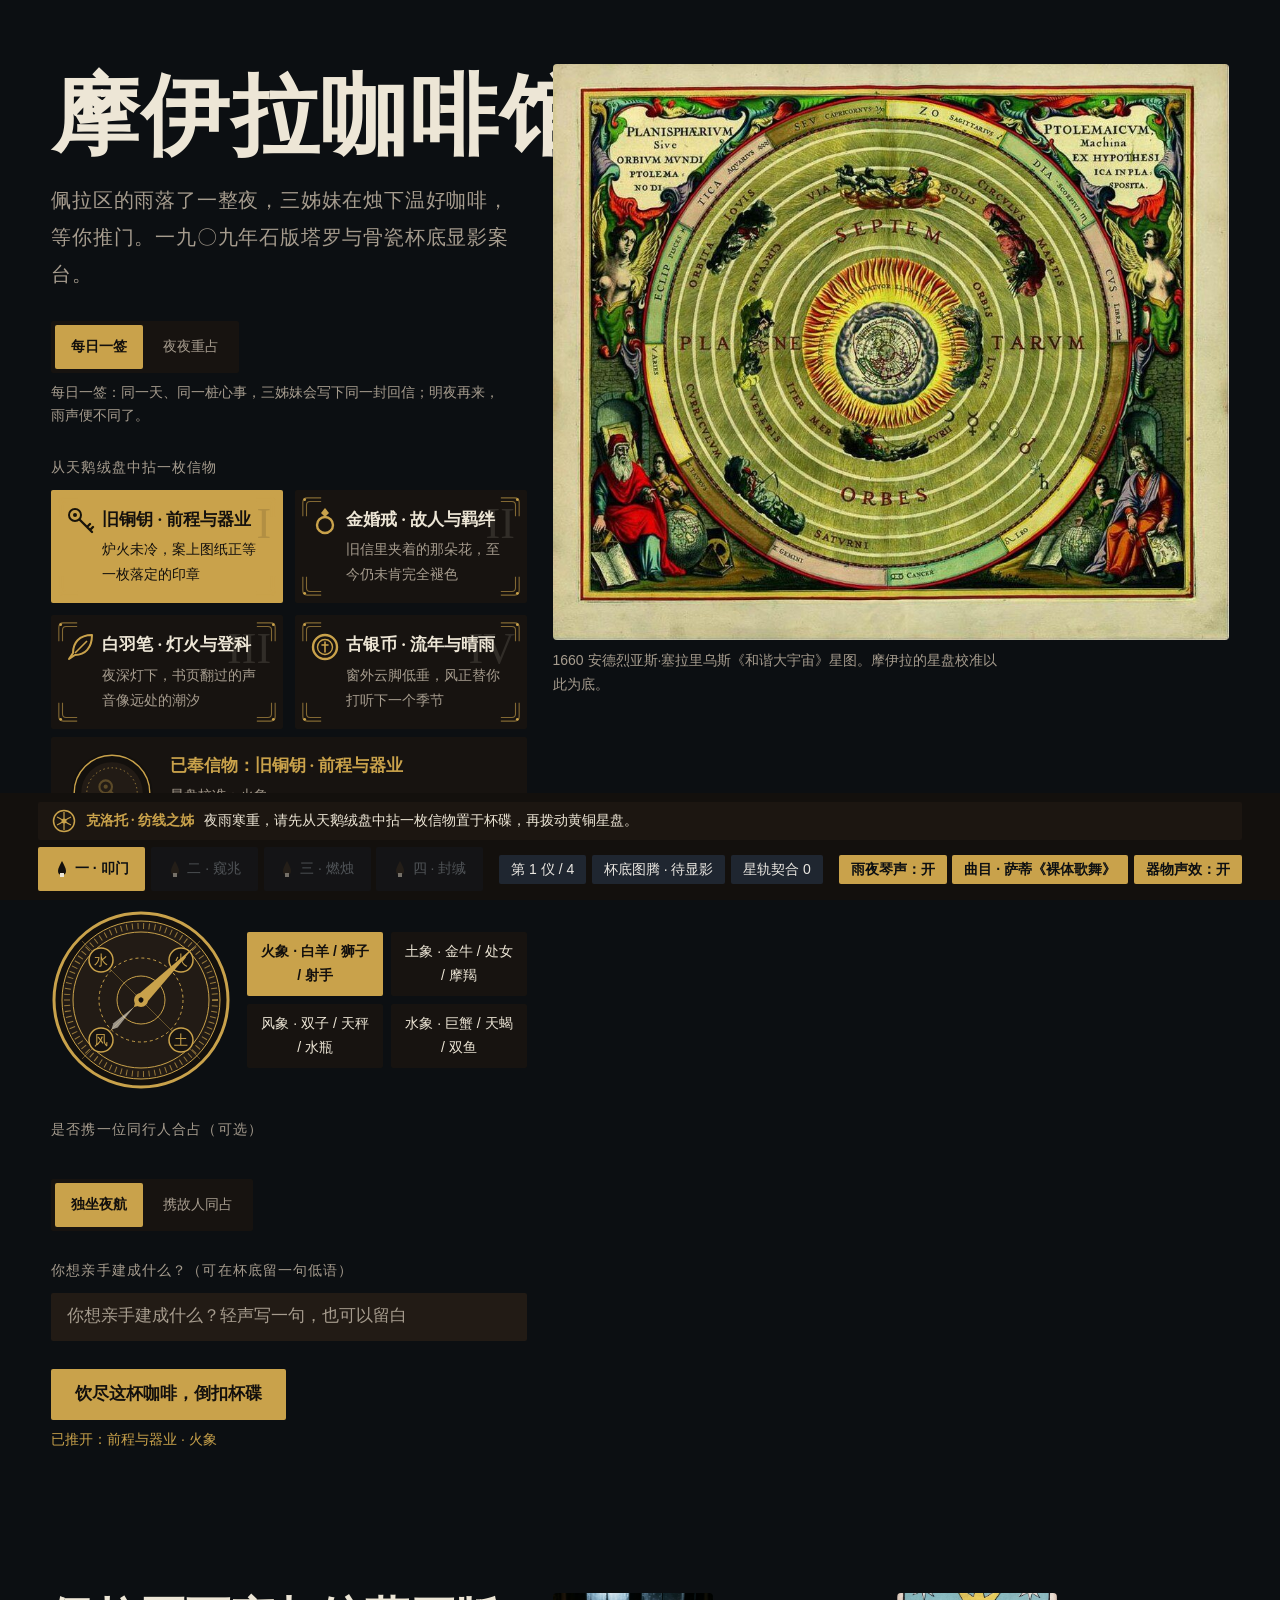
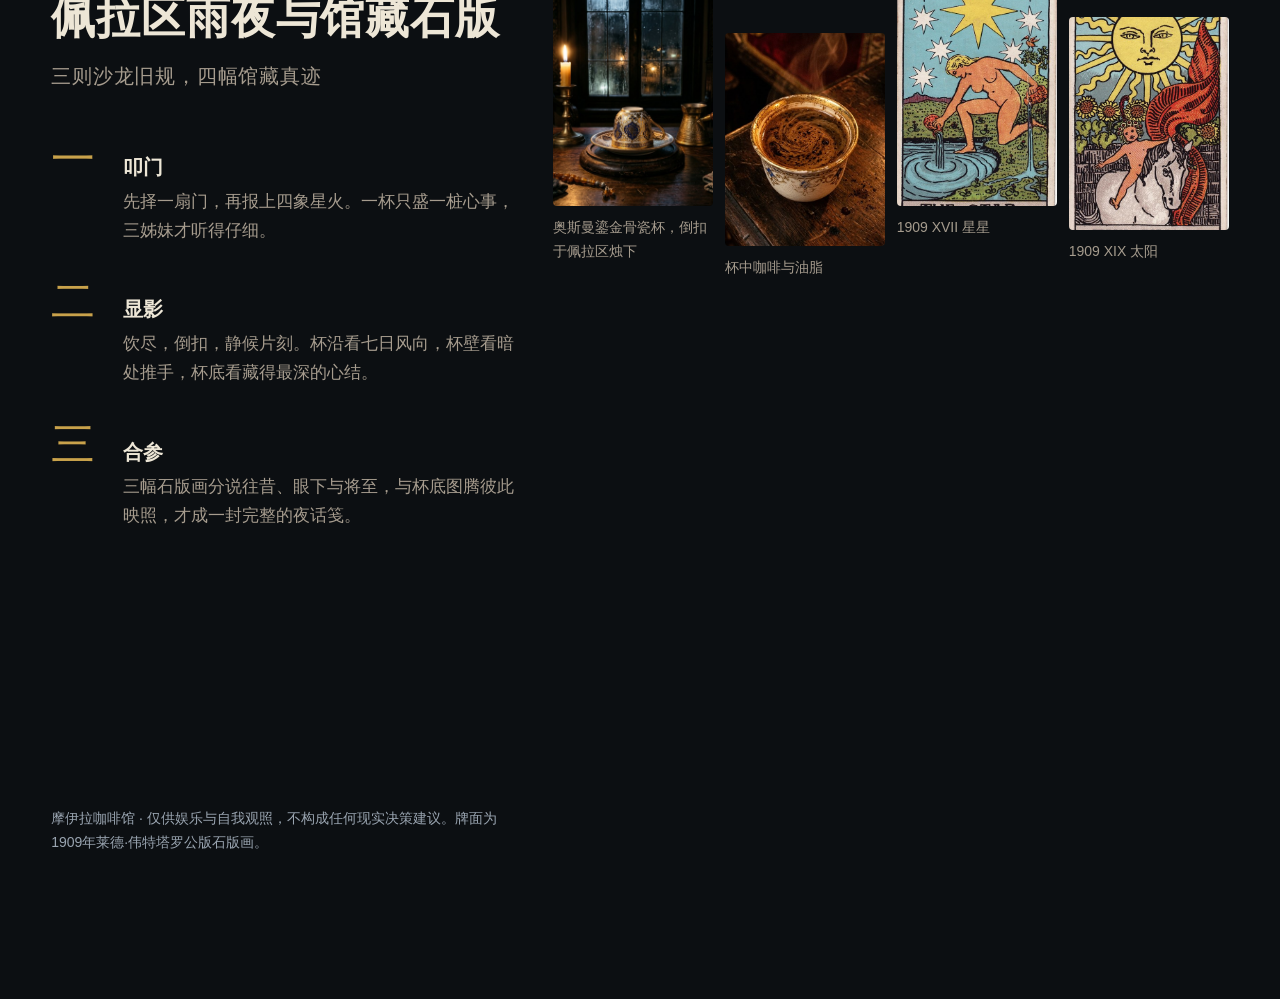
<file: index.html>
<!doctype html>
<html lang="zh-CN">
<head>
<meta charset="utf-8">
<meta name="viewport" content="width=device-width, initial-scale=1">
<title>摩伊拉咖啡馆：1909古董塔罗与咖啡渣占卜台</title>
<meta name="description" content="1909莱德·伟特塔罗石版画与土耳其骨瓷杯底咖啡渣交叉占卜。四个执念、四种元素星象、六种杯底图腾、十二张大阿卡那，每日一签或无限重占。">
<link rel="icon" href="./icon.png">
<link rel="stylesheet" href="./assets/style-3c4d5e.css">
</head>
<body data-field="ink">
<main id="main-content">

  <!-- Stage 1 -->
  <section id="act-1" class="act" data-act="1" data-field="ink" aria-labelledby="act1-title">
    <div class="grid12 hero">
      <div class="hero-copy">
        <div class="sign-head">
          <h1 id="act1-title" tabindex="-1" class="reveal" style="--d:100ms">摩伊拉咖啡馆</h1>
          <p id="act1-sub" class="act-sub reveal" style="--d:180ms">佩拉区的雨落了一整夜，三姊妹在烛下温好咖啡，等你推门。一九〇九年石版塔罗与骨瓷杯底显影案台。</p>
        </div>
        <div class="mode-seg reveal" style="--d:240ms" role="group" aria-label="夜谈方式">
          <button type="button" class="mode-btn is-on" data-mode="daily" aria-pressed="true">每日一签</button>
          <button type="button" class="mode-btn" data-mode="free" aria-pressed="false">夜夜重占</button>
        </div>
        <p id="mode-note" class="hint reveal" style="--d:290ms">每日一签：同一天、同一桩心事，三姊妹会写下同一封回信；明夜再来，雨声便不同了。</p>

        <p class="label reveal" style="--d:340ms">从天鹅绒盘中拈一枚信物</p>
        <div class="intent-grid" role="group" aria-label="四扇问讯之门">
          <button type="button" class="intent-btn reveal" style="--d:380ms" data-intent="career" aria-pressed="false" aria-label="旧铜钥 · 前程与器业"><b>旧铜钥 · 前程与器业</b><span>炉火未冷，案上图纸正等一枚落定的印章</span></button>
          <button type="button" class="intent-btn reveal" style="--d:430ms" data-intent="love" aria-pressed="false" aria-label="金婚戒 · 故人与羁绊"><b>金婚戒 · 故人与羁绊</b><span>旧信里夹着的那朵花，至今仍未肯完全褪色</span></button>
          <button type="button" class="intent-btn reveal" style="--d:480ms" data-intent="study" aria-pressed="false" aria-label="白羽笔 · 灯火与登科"><b>白羽笔 · 灯火与登科</b><span>夜深灯下，书页翻过的声音像远处的潮汐</span></button>
          <button type="button" class="intent-btn reveal" style="--d:530ms" data-intent="luck" aria-pressed="false" aria-label="古银币 · 流年与晴雨"><b>古银币 · 流年与晴雨</b><span>窗外云脚低垂，风正替你打听下一个季节</span></button>
        </div>


        <div id="saucer-preview" class="saucer reveal" style="--d:540ms" role="status" aria-live="polite" aria-label="杯碟上的信物">
          <svg class="saucer-disc" width="120" height="120" viewBox="0 0 120 120" aria-hidden="true">
            <circle cx="60" cy="60" r="58" fill="#13100d"/>
            <circle cx="60" cy="60" r="54" fill="none" stroke="#c9a24b" stroke-width="2"/>
            <circle cx="60" cy="60" r="44" fill="#221b15"/>
            <circle cx="60" cy="60" r="36" fill="none" stroke="#c9a24b" stroke-width="1" stroke-dasharray="2 4"/>
            <g id="saucer-keepsake" transform="translate(36 36) scale(1.5)" color="#c9a24b" opacity="0.35"><circle cx="10" cy="10" r="6" fill="none" stroke="currentColor" stroke-width="2"/><circle cx="10" cy="10" r="2" fill="currentColor"/><path d="M14.5 14.5L27 27M22 22l3-3M25 25l3-3" fill="none" stroke="currentColor" stroke-width="2.4" stroke-linecap="round"/></g>
          </svg>
          <div class="saucer-copy">
            <b id="saucer-title">杯碟尚空</b>
            <span id="saucer-crest">星火未报</span>
            <span id="saucer-note">信物落碟，星火落盘，低语折入碟下。</span>
          </div>
        </div>

        <p class="label reveal" style="--d:580ms">拨动黄铜星盘，报上你的四象星火</p>
        <div class="astrolabe-wrap">
          <div id="astrolabe-dial" class="astrolabe reveal" style="--d:600ms" role="group" aria-label="1660 黄铜星盘，点按象限或拖动盘面转动指针">
            <svg width="180" height="180" viewBox="0 0 180 180" focusable="false" aria-hidden="true">
              <circle cx="90" cy="90" r="87" fill="#13100d" stroke="#c9a24b" stroke-width="3"/>
              <circle cx="90" cy="90" r="79" fill="#221b15" stroke="#c9a24b" stroke-width="1"/>
              <circle cx="90" cy="90" r="74" fill="none" stroke="#c9a24b" stroke-width="6" stroke-dasharray="1 4.65" opacity="0.7"/>
              <circle cx="90" cy="90" r="68" fill="none" stroke="#c9a24b" stroke-width="1"/>
              <circle cx="90" cy="90" r="42" fill="none" stroke="#c9a24b" stroke-width="1" stroke-dasharray="3 3"/>
              <circle cx="90" cy="90" r="24" fill="none" stroke="#c9a24b" stroke-width="1"/>
              <path d="M31 31L149 149M149 31L31 149" fill="none" stroke="#c9a24b" stroke-width="0.8" opacity="0.5"/>
              <circle cx="130" cy="50" r="12" fill="#171310" stroke="#c9a24b" stroke-width="1.5"/>
              <circle cx="130" cy="130" r="12" fill="#171310" stroke="#c9a24b" stroke-width="1.5"/>
              <circle cx="50" cy="130" r="12" fill="#171310" stroke="#c9a24b" stroke-width="1.5"/>
              <circle cx="50" cy="50" r="12" fill="#171310" stroke="#c9a24b" stroke-width="1.5"/>
              <text x="130" y="50">火</text>
              <text x="130" y="130">土</text>
              <text x="50" y="130">风</text>
              <text x="50" y="50">水</text>
              <g id="astrolabe-needle" style="transform-origin: 90px 90px; transition: transform 0.5s cubic-bezier(0.22, 1, 0.36, 1);">
                <path d="M90 14L96 90L90 100L84 90Z" fill="#c9a24b"/>
                <path d="M90 100L93 126L90 132L87 126Z" fill="#ede6d6" opacity="0.6"/>
                <circle cx="90" cy="90" r="7" fill="#c9a24b"/>
                <circle cx="90" cy="90" r="2.5" fill="#13100d"/>
              </g>
            </svg>
          </div>
        <div class="sign-grid" role="group" aria-label="四象星火">
          <button type="button" class="sign-btn reveal" style="--d:620ms" data-sign="fire" aria-pressed="false">火象 · 白羊 / 狮子 / 射手</button>
          <button type="button" class="sign-btn reveal" style="--d:660ms" data-sign="earth" aria-pressed="false">土象 · 金牛 / 处女 / 摩羯</button>
          <button type="button" class="sign-btn reveal" style="--d:700ms" data-sign="air" aria-pressed="false">风象 · 双子 / 天秤 / 水瓶</button>
          <button type="button" class="sign-btn reveal" style="--d:740ms" data-sign="water" aria-pressed="false">水象 · 巨蟹 / 天蝎 / 双鱼</button>
        </div>
        </div>

        <div class="duo-block reveal" style="--d:760ms">
          <p class="form-label label">是否携一位同行人合占（可选）</p>
          <div class="mode-switch mode-seg" id="duo-switch" role="group" aria-label="同占模式">
            <button type="button" class="mode-btn is-on" id="btn-solo" data-duo="solo" aria-pressed="true">独坐夜航</button>
            <button type="button" class="mode-btn" id="btn-duo" data-duo="duo" aria-pressed="false">携故人同占</button>
          </div>
          <div class="duo-panel filigree-box" id="duo-panel" hidden>
            <input type="text" id="companion-name" maxlength="12" placeholder="如何称呼那个人？（如：远方旅人 / 某位故人）" autocomplete="off">
            <div class="companion-grid" id="companion-grid" role="radiogroup" aria-label="同行人四象星火">
              <button type="button" class="element-pill is-selected" data-comp-el="fire" role="radio" aria-checked="true">
                <span class="pill-name">对方 · 火象</span>
                <span class="pill-sub">白羊 / 狮子 / 射手</span>
              </button>
              <button type="button" class="element-pill" data-comp-el="earth" role="radio" aria-checked="false">
                <span class="pill-name">对方 · 土象</span>
                <span class="pill-sub">金牛 / 处女 / 摩羯</span>
              </button>
              <button type="button" class="element-pill" data-comp-el="air" role="radio" aria-checked="false">
                <span class="pill-name">对方 · 风象</span>
                <span class="pill-sub">双子 / 天秤 / 水瓶</span>
              </button>
              <button type="button" class="element-pill" data-comp-el="water" role="radio" aria-checked="false">
                <span class="pill-name">对方 · 水象</span>
                <span class="pill-sub">巨蟹 / 天蝎 / 双鱼</span>
              </button>
            </div>
          </div>
        </div>

        <label id="whisper-label" class="label reveal" style="--d:780ms" for="whisper-input">你想亲手建成什么？（可在杯底留一句低语）</label>
        <input id="whisper-input" class="reveal" style="--d:820ms" type="text" maxlength="28" placeholder="你想亲手建成什么？轻声写一句，也可以留白" autocomplete="off">

        <div class="cta-row reveal" style="--d:870ms">
          <button id="btn-to-act2" class="btn btn-primary" type="button">饮尽这杯咖啡，倒扣杯碟</button>
        </div>
        <p id="start-hint" class="hint" role="status" aria-live="polite"></p>
      </div>

      <figure class="hero-figure reveal" style="--d:200ms">
        <img src="./assets/star-atlas-1660-1a2b3c.jpg" width="960" height="817" alt="1660年安德烈亚斯·塞拉里乌斯《和谐大宇宙》星图，黄道十二宫与行星轨道">
        <figcaption>1660 安德烈亚斯·塞拉里乌斯《和谐大宇宙》星图。摩伊拉的星盘校准以此为底。</figcaption>
      </figure>
    </div>

    <section class="dossier" aria-labelledby="dossier-title">
      <div class="grid12">
        <div class="dossier-copy">
          <h2 id="dossier-title" class="reveal" style="--d:100ms">佩拉区雨夜与馆藏石版</h2>
          <p class="act-sub reveal" style="--d:160ms">三则沙龙旧规，四幅馆藏真迹</p>
          <ol class="rules">
            <li class="reveal" style="--d:220ms"><b>叩门</b><span>先择一扇门，再报上四象星火。一杯只盛一桩心事，三姊妹才听得仔细。</span></li>
            <li class="reveal" style="--d:280ms"><b>显影</b><span>饮尽，倒扣，静候片刻。杯沿看七日风向，杯壁看暗处推手，杯底看藏得最深的心结。</span></li>
            <li class="reveal" style="--d:340ms"><b>合参</b><span>三幅石版画分说往昔、眼下与将至，与杯底图腾彼此映照，才成一封完整的夜话笺。</span></li>
          </ol>
        </div>
        <div class="plates">
          <figure class="plate reveal" style="--d:240ms">
            <img src="./assets/turkish-cup-2b3c4d.jpg" width="720" height="900" alt="传统土耳其骨瓷占卜咖啡杯">
            <figcaption>奥斯曼鎏金骨瓷杯，倒扣于佩拉区烛下</figcaption>
          </figure>
          <figure class="plate reveal" style="--d:300ms">
            <img src="./assets/coffee-crema-3c4d5e.jpg" width="720" height="601" alt="刚煮好的土耳其咖啡与厚实油脂">
            <figcaption>杯中咖啡与油脂</figcaption>
          </figure>
          <figure class="plate plate-card reveal" style="--d:360ms">
            <img src="./assets/tarot-17-star-c9d0e1.jpg" width="460" height="793" alt="1909莱德·伟特塔罗 星星">
            <figcaption>1909 XVII 星星</figcaption>
          </figure>
          <figure class="plate plate-card reveal" style="--d:420ms">
            <img src="./assets/tarot-19-sun-e1f2a3.jpg" width="460" height="793" alt="1909莱德·伟特塔罗 太阳">
            <figcaption>1909 XIX 太阳</figcaption>
          </figure>
        </div>
      </div>
    </section>
  </section>

  <!-- Stage 2 -->
  <section id="act-2" class="act" data-act="2" data-field="ink" hidden aria-labelledby="act2-title">
    <div class="act-head">
      <h2 id="act2-title" tabindex="-1" class="reveal" style="--d:0ms">骨瓷杯底显影</h2>
      <p class="act-sub reveal" style="--d:60ms">饮尽，倒扣，静候片刻。在杯面按住轻旋或点击倾倒，让残渣自己开口。</p>
    </div>
    <div class="grid12 desk" data-ui="cup-desk">
      <div class="cup-col">
        <canvas id="cup-canvas" class="reveal" style="--d:100ms" width="520" height="520" role="img" aria-label="俯视的土耳其骨瓷咖啡杯，杯底有咖啡渣"></canvas>
        <div class="cup-actions reveal" style="--d:160ms">
          <button id="btn-swirl-cup" class="btn btn-primary" type="button">倾倒杯中残渣，凝神细看</button>
          <button id="btn-reswirl" class="btn btn-ghost" type="button" disabled>再轻旋一回</button>
        </div>
        <div class="zone-tabs reveal" style="--d:220ms" role="group" aria-label="黄铜放大镜，勘察杯沿、杯壁与杯底">
          <button id="zone-rim" class="zone-btn" type="button" data-zone="rim" aria-pressed="false" aria-label="黄铜放大镜 · 勘察杯沿，近七日风向" disabled><svg class="loupe-icon" width="20" height="20" viewBox="0 0 20 20" aria-hidden="true"><circle cx="8" cy="8" r="6" fill="none" stroke="currentColor" stroke-width="2"/><path d="M12.5 12.5L18 18" fill="none" stroke="currentColor" stroke-width="2.4" stroke-linecap="round"/></svg><b>勘察杯沿</b><span>近七日风向</span></button>
          <button id="zone-wall" class="zone-btn" type="button" data-zone="wall" aria-pressed="false" aria-label="黄铜放大镜 · 勘察杯壁，暗处推手" disabled><svg class="loupe-icon" width="20" height="20" viewBox="0 0 20 20" aria-hidden="true"><circle cx="8" cy="8" r="6" fill="none" stroke="currentColor" stroke-width="2"/><path d="M12.5 12.5L18 18" fill="none" stroke="currentColor" stroke-width="2.4" stroke-linecap="round"/></svg><b>勘察杯壁</b><span>暗处推手</span></button>
          <button id="zone-bottom" class="zone-btn" type="button" data-zone="bottom" aria-pressed="false" aria-label="黄铜放大镜 · 勘察杯底，潜藏心结" disabled><svg class="loupe-icon" width="20" height="20" viewBox="0 0 20 20" aria-hidden="true"><circle cx="8" cy="8" r="6" fill="none" stroke="currentColor" stroke-width="2"/><path d="M12.5 12.5L18 18" fill="none" stroke="currentColor" stroke-width="2.4" stroke-linecap="round"/></svg><b>勘察杯底</b><span>潜藏心结</span></button>
        </div>
        <div id="zone-reading" class="zone-reading reveal" style="--d:280ms" aria-live="polite">
          <h3>杯面絮语</h3>
          <p>待残渣沉定，轻点上方三处，杯沿、杯壁与杯底便会依次亮起，说与你听。</p>
        </div>
      </div>
      <aside class="totem-col">
        <article id="totem-panel" class="panel reveal" style="--d:140ms" aria-live="polite">
          <h3 id="totem-name">图腾待显影</h3>
          <p id="totem-read">倾倒杯中残渣，或在杯面按住轻旋，等咖啡渣贴着温热的瓷壁慢慢成形。</p>
          <p id="totem-intent"></p>
          <p id="totem-luck" class="hint"></p>
        </article>
        <div class="plate-pair reveal" style="--d:220ms">
          <figure>
            <img src="./assets/coffee-crema-3c4d5e.jpg" width="720" height="601" alt="刚煮好的土耳其咖啡与细密油脂" loading="lazy">
            <figcaption>头一口温热的油脂</figcaption>
          </figure>
          <figure>
            <img src="./assets/turkish-cup-2b3c4d.jpg" width="720" height="900" alt="馆藏土耳其骨瓷占卜咖啡杯" loading="lazy">
            <figcaption>胡桃木案上刚萃好的深褐油脂与星璇</figcaption>
          </figure>
        </div>
        <div class="cta-row reveal" style="--d:280ms">
          <button id="btn-to-act3" class="btn btn-primary" type="button" disabled>携杯底图腾去翻三幅石版画</button>
        </div>
      </aside>
    </div>
  </section>

  <!-- Stage 3 -->
  <section id="act-3" class="act" data-act="3" data-field="ink" hidden aria-labelledby="act3-title">
    <div class="act-head">
      <h2 id="act3-title" tabindex="-1" class="reveal" style="--d:0ms">古董塔罗圣三角</h2>
      <p class="act-sub reveal" style="--d:60ms">十二幅一九〇九年史密斯石版画覆于亚麻桌布，凭直觉翻开三张，分立往昔、眼下与将至。</p>
    </div>
    <div class="toolbar reveal" style="--d:100ms">
      <button id="btn-shuffle" class="btn btn-ghost" type="button">轻轻洗一遍牌</button>
      <button id="btn-draw-all" class="btn btn-secondary" type="button">一并翻开三张</button>
      <p class="counter">已翻开 <b id="drawn-counter">0 / 3</b></p>
    </div>

    <div id="spread-slots" class="spread" aria-label="往昔、眼下、将至三幅石版画">
      <article id="slot-0" class="slot" data-slot="0"><h3><svg class="slot-candle" width="14" height="28" viewBox="0 0 14 28" aria-hidden="true"><path class="slot-flame" d="M7 1C9 5 11 8 11 11A4 4 0 0 1 3 11C3 8 5 5 7 1Z" fill="#3a3026"/><rect x="3" y="14" width="8" height="13" fill="#ede6d6"/></svg>往昔之因 · 来处</h3><div class="slot-inner"></div></article>
      <article id="slot-1" class="slot" data-slot="1"><h3><svg class="slot-candle" width="14" height="28" viewBox="0 0 14 28" aria-hidden="true"><path class="slot-flame" d="M7 1C9 5 11 8 11 11A4 4 0 0 1 3 11C3 8 5 5 7 1Z" fill="#3a3026"/><rect x="3" y="14" width="8" height="13" fill="#ede6d6"/></svg>眼下之局 · 结症</h3><div class="slot-inner"></div></article>
      <article id="slot-2" class="slot" data-slot="2"><h3><svg class="slot-candle" width="14" height="28" viewBox="0 0 14 28" aria-hidden="true"><path class="slot-flame" d="M7 1C9 5 11 8 11 11A4 4 0 0 1 3 11C3 8 5 5 7 1Z" fill="#3a3026"/><rect x="3" y="14" width="8" height="13" fill="#ede6d6"/></svg>将至之兆 · 归途</h3><div class="slot-inner"></div></article>
    </div>

    <aside class="filigree-box" id="spread-banner" hidden>
      <p class="spread-banner-text">三幅石版画皆已显影 · 三姊妹已在内室备好火漆与信笺</p>
      <button type="button" class="btn btn-primary" id="btn-banner-oracle">展读摩伊拉夜话笺</button>
    </aside>

    <div class="tarot-mat" data-ui="tarot-desk">
      <p class="mat-note">十二幅石版画背面朝上，静静铺在亚麻桌布上。点任意一张，它便依次落入往昔、眼下与将至。</p>
      <div id="tarot-deck" class="deck" role="group" aria-label="十二张牌背"></div>
    </div>

    <div class="cta-row">
      <button id="btn-to-act4" class="btn btn-primary" type="button" disabled>请三姊妹提笔，写今夜的回信</button>
    </div>
  </section>

  <!-- Stage 4 -->
  <section id="act-4" class="act" data-act="4" data-field="ink" hidden aria-labelledby="act4-title">
    <div class="act-head">
      <h2 id="act4-title" tabindex="-1" class="reveal" style="--d:0ms">摩伊拉夜话笺</h2>
      <p class="act-sub reveal" style="--d:60ms">烛火将尽，三姊妹将杯底图腾与三张石版画合参，为你写下今夜的回信。</p>
    </div>
    <div class="grid12 verdict">
      <div class="verdict-left">
        <div id="rank-card" class="rank-card reveal" style="--d:100ms">
          <svg id="fate-thread-svg" class="fate-thread" width="320" height="96" viewBox="0 0 320 96" aria-hidden="true" focusable="false">
            <path d="M8 70C60 10 110 90 160 48S260 20 292 40" fill="none" stroke="#c9a24b" stroke-width="2.5" stroke-linecap="round"/>
            <circle cx="8" cy="70" r="5" fill="#c9a24b"/>
            <g transform="translate(276 28) rotate(-18)">
              <path d="M0 0L26 22M0 22L26 0" fill="none" stroke="#ede6d6" stroke-width="2" stroke-linecap="round"/>
              <circle cx="-3" cy="-3" r="5" fill="none" stroke="#c9a24b" stroke-width="2"/>
              <circle cx="-3" cy="25" r="5" fill="none" stroke="#c9a24b" stroke-width="2"/>
            </g>
          </svg>
          <p id="rank-name" class="rank-name">A · 顺水行舟</p>
          <p class="rank-score">星轨共鸣 · <b id="final-score">0</b></p>
        </div>
        <div id="summary-strip" class="strip reveal" style="--d:160ms" aria-label="三牌与杯底图腾总览">
          <canvas id="totem-mini" width="240" height="240" role="img" aria-label="杯底图腾缩略图"></canvas>
          <div id="strip-cards" class="strip-cards"></div>
        </div>
        <section id="leaderboard-panel" class="panel reveal" style="--d:220ms" aria-labelledby="lb-title">
          <h3 id="lb-title">近五夜的回笺</h3>
          <ol id="lb-list" class="lb-list"></ol>
        </section>
      </div>
      <div class="verdict-right">
        <article id="oracle-dossier" class="oracle reveal" style="--d:120ms" aria-live="polite">
          <section>
            <div class="dossier-header">
              <h3>《摩伊拉夜话笺》</h3>
              <span id="oracle-meta"></span>
              <button type="button" class="btn-instant-read" id="btn-instant-read">即刻展读全文</button>
            </div>
            <div id="oracle-body"></div>
          </section>
          <section id="oracle-calendar" class="ink-line"></section>
        </article>
        <div class="stage-foot reveal" style="--d:180ms">
          <button id="btn-stamp-seal" class="btn btn-seal" type="button" aria-label="亲手加盖摩伊拉火漆印">
            <svg width="28" height="28" viewBox="0 0 28 28" aria-hidden="true"><circle cx="14" cy="14" r="12" fill="#a8281e"/><circle cx="14" cy="14" r="8" fill="none" stroke="#e8b84b" stroke-width="1.5"/><path d="M14 8v12M8 14h12" fill="none" stroke="#e8b84b" stroke-width="1.5"/></svg>
            <span>亲手加盖摩伊拉火漆印</span>
          </button>
        </div>
        <div class="action-bar reveal" style="--d:200ms">
          <button id="btn-save-card" class="btn btn-secondary" type="button">洗印一张拍立得笺</button>
          <button id="btn-copy-comment" class="btn btn-primary" type="button">抄下暗号，赠与同行的人</button>
          <button id="btn-restart" class="btn btn-ghost" type="button">换一桩心事再问</button>
        </div>
      </div>
    </div>
  </section>
</main>

<footer class="foot">
  <p>摩伊拉咖啡馆 · 仅供娱乐与自我观照，不构成任何现实决策建议。牌面为1909年莱德·伟特塔罗公版石版画。</p>
</footer>

<aside class="parlor-dock" id="status-bar" aria-label="占卜案台烛火与留声机">
  <p id="sister-voice" class="sister-voice" aria-live="polite"><svg id="sister-emblem" width="24" height="24" viewBox="0 0 24 24" aria-hidden="true"><circle cx="12" cy="12" r="10.5" fill="none" stroke="#c9a24b" stroke-width="1.5"/><path d="M12 3v18M5 8c5 2 9 6 14 8M19 8c-5 2-9 6-14 8" fill="none" stroke="#c9a24b" stroke-width="1.2"/><circle cx="12" cy="12" r="2.5" fill="#c9a24b"/></svg><b id="sister-name">克洛托 · 纺线之姊</b> <span id="voice-line">夜雨寒重，请先从天鹅绒盘中拈一枚信物置于杯碟，再拨动黄铜星盘。</span></p>
  <nav class="jumpbar" aria-label="夜谈四幕烛台">
    <button type="button" class="jump is-current" data-jump="1" aria-current="step" aria-label="第一幕 · 叩门奉物"><svg class="candle-flame" width="14" height="18" viewBox="0 0 14 18" aria-hidden="true"><path d="M7 1C9 5 11 8 11 11A4 4 0 0 1 3 11C3 8 5 5 7 1Z" fill="#c9a24b"/><rect x="5" y="13" width="4" height="4" fill="#ede6d6"/></svg><span>一 · 叩门</span></button>
    <button type="button" class="jump" data-jump="2" aria-label="第二幕 · 覆杯窥兆" disabled><svg class="candle-flame" width="14" height="18" viewBox="0 0 14 18" aria-hidden="true"><path d="M7 1C9 5 11 8 11 11A4 4 0 0 1 3 11C3 8 5 5 7 1Z" fill="#c9a24b"/><rect x="5" y="13" width="4" height="4" fill="#ede6d6"/></svg><span>二 · 窥兆</span></button>
    <button type="button" class="jump" data-jump="3" aria-label="第三幕 · 扇牌燃烛" disabled><svg class="candle-flame" width="14" height="18" viewBox="0 0 14 18" aria-hidden="true"><path d="M7 1C9 5 11 8 11 11A4 4 0 0 1 3 11C3 8 5 5 7 1Z" fill="#c9a24b"/><rect x="5" y="13" width="4" height="4" fill="#ede6d6"/></svg><span>三 · 燃烛</span></button>
    <button type="button" class="jump" data-jump="4" aria-label="第四幕 · 金线封缄" disabled><svg class="candle-flame" width="14" height="18" viewBox="0 0 14 18" aria-hidden="true"><path d="M7 1C9 5 11 8 11 11A4 4 0 0 1 3 11C3 8 5 5 7 1Z" fill="#c9a24b"/><rect x="5" y="13" width="4" height="4" fill="#ede6d6"/></svg><span>四 · 封缄</span></button>
  </nav>
  <div class="hud-chips">
    <span id="hud-act" class="chip">第 1 幕 / 4</span>
    <span id="hud-totem" class="chip">杯底图腾 · 待显影</span>
    <span id="hud-score" class="chip">星轨契合 0</span>
  </div>
  <div class="gramophone" role="group" aria-label="留声机">
    <button id="btn-bgm" class="chip chip-btn" type="button" aria-pressed="true">雨夜琴声：开</button>
    <button type="button" class="chip chip-btn sound-toggle" id="btn-bgm-track" aria-label="切换古典曲目">曲目 · 萨蒂《裸体歌舞》</button>
    <button id="btn-sound" class="chip chip-btn" type="button" aria-pressed="true">器物声效：开</button>
  </div>
</aside>
<div id="card-modal" class="modal" role="dialog" aria-modal="true" aria-labelledby="modal-title" aria-hidden="true">
  <div class="modal-body">
    <h3 id="modal-title">摩伊拉夜话拍立得笺</h3>
    <canvas id="card-canvas" width="720" height="1040" role="img" aria-label="拍立得笺预览"></canvas>
    <p id="modal-note" class="hint"></p>
    <div class="modal-actions">
      <button id="btn-download-card" class="btn btn-primary" type="button">下载拍立得笺</button>
      <button id="btn-close-modal" class="btn btn-ghost" type="button">关闭</button>
    </div>
  </div>
</div>
<div id="toast" class="toast" role="status" aria-live="polite"></div>
<div id="ritual-flash" aria-hidden="true"></div>

<script src="./assets/app-8f9a2b.js"></script>
</body>
</html>
</file>
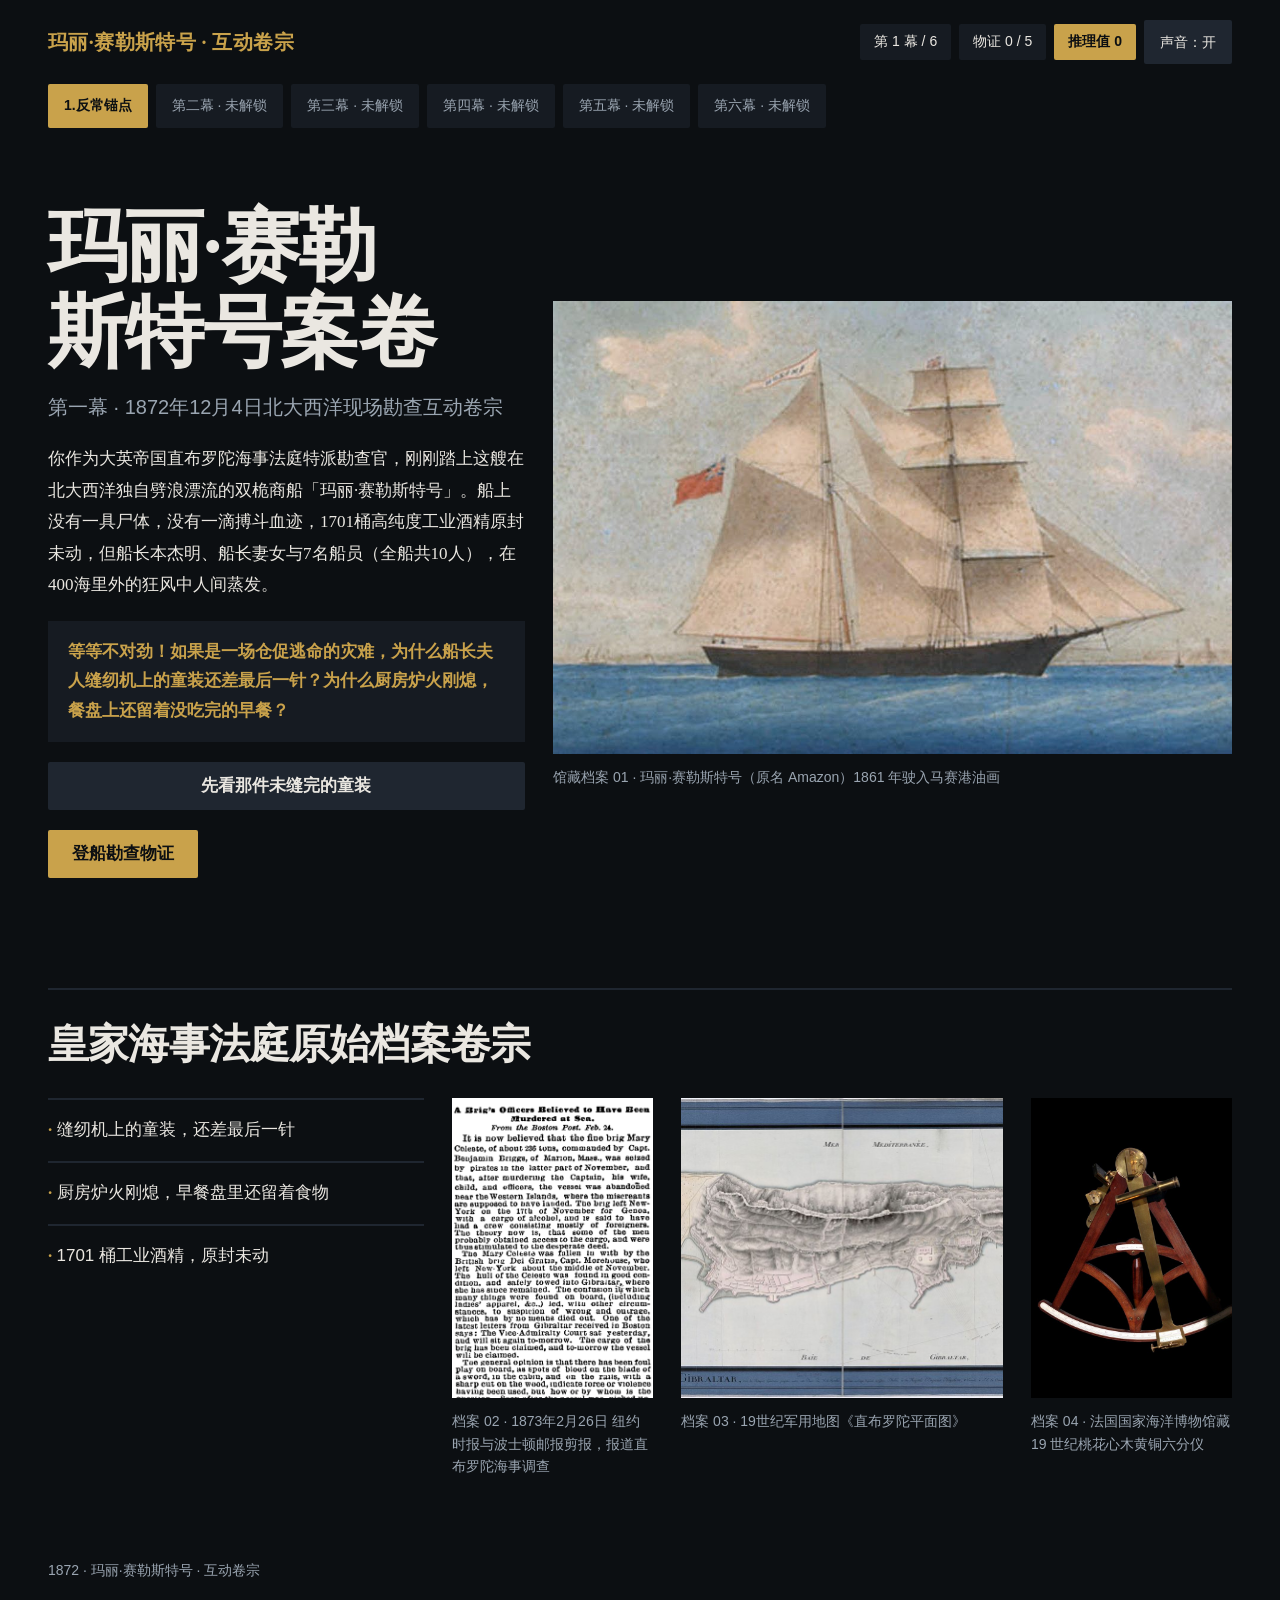
<file: mary-celeste-1872/index.html>
<!DOCTYPE html>
<html lang="zh-CN">
<head>
<meta charset="utf-8">
<meta name="viewport" content="width=device-width, initial-scale=1, viewport-fit=cover">
<meta name="theme-color" content="#0c0f12">
<title>1872幽灵船：玛丽·赛勒斯特号第一现场勘查台</title>
<link rel="icon" href="./icon.png">
<link rel="stylesheet" href="./assets/style-3c4d5e.css">
</head>
<body data-field="ink">
<div class="app" id="app">

  <!-- Masthead -->
  <header class="hud" id="hud" role="banner">
    <div class="hud-brand reveal" style="--d:0ms">
      <strong>玛丽·赛勒斯特号 · 互动卷宗</strong>
    </div>
    <div class="hud-stats" aria-live="polite">
      <span class="hud-chip reveal" id="hud-act" style="--d:60ms">第 1 幕 / 6</span>
      <span class="hud-chip reveal" id="hud-evidence" style="--d:120ms">物证 0 / 5</span>
      <span class="hud-chip hud-score reveal" id="hud-score" style="--d:180ms">推理值 0</span>
      <button type="button" class="hud-btn reveal" id="btn-sound" aria-pressed="true" title="音效开关" style="--d:240ms">声音：开</button>
    </div>
  </header>

  <!-- Act navigation -->
  <nav class="jumpbar" id="act-nav" aria-label="幕间快速跳转">
    <button type="button" class="jump is-current reveal" data-jump="1" style="--d:300ms">1.反常锚点</button>
    <button type="button" class="jump reveal" data-jump="2" style="--d:340ms" disabled>第二幕 · 未解锁</button>
    <button type="button" class="jump reveal" data-jump="3" style="--d:380ms" disabled>第三幕 · 未解锁</button>
    <button type="button" class="jump reveal" data-jump="4" style="--d:420ms" disabled>第四幕 · 未解锁</button>
    <button type="button" class="jump reveal" data-jump="5" style="--d:460ms" disabled>第五幕 · 未解锁</button>
    <button type="button" class="jump reveal" data-jump="6" style="--d:500ms" disabled>第六幕 · 未解锁</button>
  </nav>

  <main class="stage" id="stage">

    <!-- Act 1 -->
    <section class="act is-active" id="act-1" data-act="1" aria-labelledby="act1-title">
      <div class="a1-text">
        <h1 class="act-title reveal" id="act1-title" style="--d:0ms">玛丽·赛勒斯特号案卷</h1>
        <p class="act-sub reveal" id="act1-sub" style="--d:60ms">第一幕 · 1872年12月4日北大西洋现场勘查互动卷宗</p>
        <p class="hook reveal" id="act1-hook" style="--d:120ms"></p>
        <p class="interrupt reveal" id="act1-interrupt" style="--d:180ms"></p>
        <button type="button" class="btn btn-ghost btn-clue reveal" id="btn-first-clue" aria-expanded="false" style="--d:240ms">先看那件未缝完的童装</button>
        <div class="first-clue-panel" id="first-clue-panel" hidden><strong>微距批注 · 船长室</strong> 缝纫机踏板旁散落着半轴白棉线，两岁幼女的法兰绒睡衣针脚匀称，线轴未收。离船前，船长夫人仍在平静缝衣，没有暴乱或长期海难的征兆。</div>
        <div class="act-actions">
          <button type="button" class="btn btn-primary reveal" id="btn-to-act2" style="--d:300ms">登船勘查物证</button>
        </div>
      </div>

      <figure class="hero-figure reveal" style="--d:120ms">
        <img src="./assets/mary-celeste-1861-7a8b9c.jpg" width="1140" height="760" alt="1861年玛丽·赛勒斯特号双桅帆船历史油画" decoding="async" fetchpriority="high">
        <figcaption>馆藏档案 01 · 玛丽·赛勒斯特号（原名 Amazon）1861 年驶入马赛港油画</figcaption>
      </figure>

      <section class="dossier" aria-labelledby="dossier-title">
        <h2 class="sec-title reveal" id="dossier-title" style="--d:360ms">皇家海事法庭原始档案卷宗</h2>
        <ul class="anomaly-list" id="anomaly-list">
          <li class="reveal" style="--d:400ms">缝纫机上的童装，还差最后一针</li>
          <li class="reveal" style="--d:440ms">厨房炉火刚熄，早餐盘里还留着食物</li>
          <li class="reveal" style="--d:480ms">1701 桶工业酒精，原封未动</li>
        </ul>
        <div class="plates">
          <figure class="plate reveal" style="--d:420ms">
            <img src="./assets/nytimes-1873-4d5e6f.png" width="840" height="1556" alt="1873年2月26日纽约时报与波士顿邮报关于直布罗陀海事调查的剪报" decoding="async">
            <figcaption>档案 02 · 1873年2月26日 纽约时报与波士顿邮报剪报，报道直布罗陀海事调查</figcaption>
          </figure>
          <figure class="plate plate-chart reveal" style="--d:480ms">
            <img src="./assets/gibraltar-plan-1a2b3c.jpg" width="1400" height="602" alt="19世纪军用地图《直布罗陀平面图》" decoding="async">
            <figcaption>档案 03 · 19世纪军用地图《直布罗陀平面图》</figcaption>
          </figure>
          <figure class="plate reveal" style="--d:540ms">
            <img src="./assets/sextant-museum-9d8e7f.jpg" width="960" height="960" alt="法国国家海洋博物馆藏19世纪桃花心木与黄铜六分仪" decoding="async">
            <figcaption>档案 04 · 法国国家海洋博物馆藏 19 世纪桃花心木黄铜六分仪</figcaption>
          </figure>
        </div>
      </section>
    </section>

    <!-- Act 2 -->
    <section class="act" id="act-2" data-act="2" aria-labelledby="act2-title" hidden>
      <h2 class="act-title" id="act2-title">五件物证，五处反常</h2>
      <p class="act-sub" id="act2-sub"></p>

      <div class="toolbar" id="toolbar" role="toolbar" aria-label="勘查工具">
        <button type="button" class="tool is-selected" id="tool-fluo" data-ui="tool-fluo" aria-pressed="true">
          <i class="tool-dot fluo" aria-hidden="true"></i>黄色荧光标注刷
        </button>
        <button type="button" class="tool" id="tool-circle" data-ui="tool-circle" aria-pressed="false">
          <i class="tool-dot circle" aria-hidden="true"></i>手绘红圈取证笔
        </button>
        <div class="counter" aria-live="polite">已取证 <b id="evidence-counter">0 / 5</b></div>
        <button type="button" class="btn btn-ghost" id="btn-inspect-all">直接揭示全部物证</button>
      </div>

      <div class="a2-body">
        <div class="evidence-desk" data-ui="evidence-desk">
          <div class="evidence-grid" id="evidence-grid"></div>
        </div>
        <figure class="side-figure">
          <img src="./assets/sextant-museum-9d8e7f.jpg" width="960" height="960" alt="法国国家海洋博物馆藏19世纪桃花心木与黄铜六分仪" loading="lazy" decoding="async">
          <figcaption>馆藏对照 · 19世纪桃花心木黄铜六分仪（法国国家海洋博物馆）。船长带走的，正是这一类导航仪器。</figcaption>
        </figure>
      </div>

      <p class="tool-hint" id="tool-hint" aria-live="polite">点击任意拍立得，用当前工具标出它的反常死穴。</p>
      <div class="act-actions">
        <button type="button" class="btn btn-primary" id="btn-to-act3" disabled>带着五件物证出庭</button>
      </div>
    </section>

    <!-- Act 3 -->
    <section class="act" id="act-3" data-act="3" aria-labelledby="act3-title" hidden>
      <h2 class="act-title" id="act3-title">直布罗陀海事法庭</h2>
      <p class="act-sub" id="act3-sub"></p>
      <div class="court-head">
        <figure class="court-figure">
          <img src="./assets/gibraltar-plan-1a2b3c.jpg" width="1400" height="602" alt="19世纪军用地图《直布罗陀平面图》" loading="lazy" decoding="async">
          <figcaption>法庭所在地 · 19世纪军用地图《直布罗陀平面图》</figcaption>
        </figure>
        <div class="court-bench">你认为船上发生了什么？</div>
      </div>
      <div class="hyp-list" id="hyp-list"></div>
      <div class="act-actions">
        <button type="button" class="btn btn-primary" id="btn-to-act4" disabled>真相锁定，追查幽灵线索</button>
      </div>
    </section>

    <!-- Act 4 -->
    <section class="act" id="act-4" data-act="4" aria-labelledby="act4-title" hidden>
      <h2 class="act-title" id="act4-title">红橡木桶与崩断麻绳</h2>
      <p class="act-sub" id="act4-sub"></p>
      <p class="mechanism" id="act4-mechanism"></p>

      <div class="chain" id="chain" aria-label="证据链">
        <button type="button" class="chain-node" id="node-barrels" data-node="barrels">
          <span class="node-no">物证 #05</span><b>9桶红橡木渗漏</b>
        </button>
        <span class="chain-link" id="link-1" aria-hidden="true"></span>
        <button type="button" class="chain-node" id="node-hatch" data-node="hatch">
          <span class="node-no">现场细节</span><b>被掀开的舱盖</b>
        </button>
        <span class="chain-link" id="link-2" aria-hidden="true"></span>
        <button type="button" class="chain-node" id="node-rope" data-node="rope">
          <span class="node-no">物证 #04</span><b>崩断的主帆缭绳</b>
        </button>
      </div>
      <p class="tool-hint" id="chain-hint" aria-live="polite">依次点选两个相邻的证据节点，把它们连成链。</p>

      <div class="formula" id="formula" hidden>
        <p class="formula-tag">UCL 热力学冷焰公式 · 已解锁</p>
        <p class="formula-eq">乙醇蒸汽 C₂H₅OH + 氧气，经低温氧化，生成乙醛 + 水 + <em>微量热</em></p>
        <p class="formula-eq">爆炸极限 3.3% ≤ φ ≤ 19%，火焰峰值温度远低于纸张燃点</p>
        <p class="formula-note">蒸汽剧烈喷发，却几乎不加热周围木材，所以船上没有焦痕。</p>
      </div>
      <div class="act-actions">
        <button type="button" class="btn btn-primary" id="btn-to-act5" disabled>进入物理还原</button>
      </div>
    </section>

    <!-- Act 5 -->
    <section class="act" id="act-5" data-act="5" aria-labelledby="act5-title" hidden>
      <h2 class="act-title" id="act5-title">死寂留白与幽蓝冷焰</h2>
      <p class="act-sub" id="act5-sub"></p>
      <div class="split split-5">
        <ol class="timeline" id="timeline"></ol>
        <figure class="side-figure">
          <img src="./assets/sextant-museum-9d8e7f.jpg" width="960" height="960" alt="法国国家海洋博物馆藏19世纪桃花心木与黄铜六分仪" loading="lazy" decoding="async">
          <figcaption>船长带走了六分仪，说明离船是有准备的决定，而不是慌乱逃命。</figcaption>
        </figure>
      </div>

      <div class="flame-stage" id="flame-stage" aria-live="polite">
        <div class="flame-core" aria-hidden="true"></div>
        <span class="wave w1" aria-hidden="true"></span>
        <span class="wave w2" aria-hidden="true"></span>
        <span class="wave w3" aria-hidden="true"></span>
        <div class="flame-readout" id="flame-readout">舱口待命，等待最后一次静电火花</div>
        <div class="paper-test" id="paper-test" hidden>试纸完好，没有一处焦痕</div>
      </div>

      <div class="act-actions">
        <button type="button" class="btn btn-flame" id="btn-trigger-flash">点燃最后一粒静电火花</button>
        <button type="button" class="btn btn-primary" id="btn-to-act6" hidden disabled>查看宿命终局</button>
      </div>
    </section>

    <!-- Act 6 -->
    <section class="act" id="act-6" data-act="6" aria-labelledby="act6-title" hidden>
      <h2 class="act-title" id="act6-title">最理性的父爱与深海</h2>
      <p class="act-sub" id="act6-sub"></p>
      <div class="split split-6">
        <figure class="side-figure nyt-figure">
          <img src="./assets/nytimes-1873-4d5e6f.png" width="840" height="1556" alt="1873年2月26日纽约时报与波士顿邮报关于直布罗陀海事调查的剪报" loading="lazy" decoding="async">
          <figcaption>结案档案 · 1873年2月26日 纽约时报与波士顿邮报剪报，报道直布罗陀海事调查</figcaption>
        </figure>
        <blockquote class="epilogue" id="epilogue"></blockquote>
      </div>

      <article class="rank-card" id="rank-card" aria-live="polite">
        <div class="rank-letter" id="rank-letter">B</div>
        <div class="rank-body">
          <p class="rank-badge" id="rank-badge"></p>
          <p class="rank-title" id="rank-title"></p>
          <p class="rank-score">最终推理值 <b id="final-score">0</b> / 100</p>
        </div>
      </article>
      <p class="comment-box" id="comment-text"></p>
      <p class="save-status" id="save-status" aria-live="polite"></p>
      <section class="leaderboard-panel" id="leaderboard-panel" aria-label="本机断案记录"><h3 class="lb-title">本机断案记录 · 前五</h3><ol class="lb-list" id="lb-list"></ol></section>
      <div class="act-actions">
        <button type="button" class="btn btn-secondary" id="btn-save-card">生成结案拍立得</button>
        <button type="button" class="btn btn-primary" id="btn-copy-comment">复制评论区暗号</button>
        <button type="button" class="btn btn-ghost" id="btn-restart">重新勘查</button>
      </div>
      <div class="card-modal" id="card-modal" hidden role="dialog" aria-label="拍立得结案鉴定卡预览"><div class="card-modal-box"><p class="card-modal-tip">手机长按图片保存；电脑已自动下载</p><img id="card-modal-img" alt="拍立得结案鉴定卡" /><div class="card-modal-actions"><a id="card-download-link" class="btn btn-primary" download="mary-celeste-1872-rank.png">下载高清拍立得 PNG</a><button type="button" class="btn btn-ghost" id="btn-close-modal">关闭预览</button></div></div></div>
    </section>
  </main>

  <footer class="foot">1872 · 玛丽·赛勒斯特号 · 互动卷宗</footer>
</div>

<!-- Dead Silence: 0.72s pitch-black -->
<div class="dead-silence" id="dead-silence" aria-hidden="true"><span>……</span></div>
<div class="cool-flash" id="cool-flash" aria-hidden="true"></div>
<div class="toast" id="toast" role="status" aria-live="polite"></div>

<script src="./assets/app-8f9a2b.js"></script>
</body>
</html>
</file>
<file: assets/style-3c4d5e.css>
:root {
  --font-display: "Songti SC", "STSong", "Noto Serif SC", "SimSun", Georgia, serif;
  --font-text: -apple-system, BlinkMacSystemFont, "PingFang SC", "Microsoft YaHei", sans-serif;
  --step-hero: 5.5rem;
  --step-head: 2.75rem;
  --step-lead: 1.25rem;
  --step-body: 1.0625rem;
  --step-small: 0.875rem;

  --ink-bg: #0c0f12;
  --ink-surface: #161b22;
  --ink-surface-2: #1f2630;
  --ink-text: #eae7e1;
  --ink-muted: #9aa5b1;
  --gold: #c9a24b;

  --field-1: #edeae4;
  --field-surface: #e2ded6;
  --field-surface-2: #d5d0c5;
  --field-ink: #1c1915;
  --field-muted: #5a5246;
  --seal: #a8281e;

  --bg: #0c0f12;
  --surface: #171310;
  --surface-2: #221b15;
  --ink: #ede6d6;
  --muted: #a69c8e;
  --accent: #c9a24b;
  --accent-ink: #13100d;

  --gap: clamp(1rem, 2vw, 1.75rem);
  --pad: clamp(1.25rem, 4vw, 4rem);
  --ease: cubic-bezier(0.22, 1, 0.36, 1);
}

[data-field="ink"], [data-field="paper"] {
  --bg: #0c0f12;
  --surface: #171310;
  --surface-2: #221b15;
  --ink: #ede6d6;
  --muted: #a69c8e;
  --accent: #c9a24b;
  --accent-ink: #13100d;
}

*, *::before, *::after { box-sizing: border-box; }
html { scroll-behavior: smooth; }
body {
  margin: 0;
  min-height: 100svh;
  background: var(--bg);
  color: var(--ink);
  font-family: var(--font-text);
  font-size: var(--step-body);
  line-height: 1.7;
  transition: background-color 0.6s var(--ease), color 0.6s var(--ease);
  -webkit-font-smoothing: antialiased;
}
[hidden] { display: none !important; }
img, canvas { display: block; max-width: 100%; }
img { height: auto; }
button, input { font: inherit; color: inherit; }
button { cursor: pointer; }
button:disabled { cursor: not-allowed; }
h1, h2, h3, p, ol, figure { margin: 0; }
h1, h2, h3, .act-sub, .intent-btn b, .intent-btn span, .rules li, #totem-read, #totem-intent, .zone-reading p, .slot-card p, .oracle p, .oracle dd { font-family: var(--font-display); }
ol { padding: 0; list-style: none; }

.skip {
  position: absolute; left: -999px; top: 0;
  background: var(--accent); color: var(--accent-ink); padding: 0.5rem 1rem; z-index: 100;
}
.skip:focus { left: 0; }

:focus-visible { outline: 3px solid var(--accent); outline-offset: 3px; }
[tabindex="-1"]:focus, [tabindex="-1"]:focus-visible { outline: none; }

h1, h2, h3 { font-family: var(--font-display); font-weight: 700; letter-spacing: 0.02em; line-height: 1.2; text-wrap: balance; }
p, li, dd, figcaption { max-width: 58ch; }
h1 { font-size: var(--step-hero); white-space: nowrap; }
h2 { font-size: var(--step-head); }
h3 { font-size: var(--step-lead); }
.act-sub { font-size: var(--step-lead); color: var(--muted); margin-top: 0.75rem; line-height: 1.85; letter-spacing: 0.04em; max-width: 40rem; }
.hint { font-size: var(--step-small); color: var(--muted); margin-top: 0.5rem; }
.label { font-size: var(--step-small); color: var(--muted); letter-spacing: 0.08em; margin-top: 1.75rem; margin-bottom: 0.6rem; display: block; }

/* Motion */
@keyframes revealUp {
  from { opacity: 0; transform: translateY(18px); }
  to { opacity: 1; transform: none; }
}
.reveal { animation: revealUp 0.7s var(--ease) both; animation-delay: var(--d, 0ms); }
@media (prefers-reduced-motion: reduce) {
  .reveal { animation: none; }
  html { scroll-behavior: auto; }
  * { transition-duration: 0.01ms !important; }
}

/* HUD */
.masthead { background: var(--ink-bg); color: var(--ink-text); }
.hud {
  display: flex; flex-wrap: wrap; align-items: center; justify-content: space-between;
  gap: 0.5rem 1rem; padding: 0.75rem var(--pad) 0.5rem;
}
.brand { font-family: var(--font-display); font-size: var(--step-body); font-weight: 700; color: var(--gold); letter-spacing: 0.06em; }
.hud-chips { display: flex; flex-wrap: wrap; gap: 0.5rem; }
.chip {
  font-size: var(--step-small); padding: 0.25rem 0.75rem; background: var(--ink-surface-2);
  color: var(--ink-text); border: 0; border-radius: 2px; line-height: 1.5;
}
.chip-btn { background: var(--gold); color: var(--ink-bg); font-weight: 700; }
.jumpbar { display: flex; flex-wrap: wrap; gap: 0.25rem; padding: 0 var(--pad) 0.75rem; }
.jump {
  flex: 1 0 auto; min-height: 44px; padding: 0.5rem 1rem; font-size: var(--step-small);
  background: var(--ink-surface); color: var(--ink-muted); border: 0; border-radius: 2px;
  transition: background-color 0.25s, color 0.25s;
}
.jump:disabled { opacity: 0.45; }
.jump:not(:disabled):hover { background: var(--ink-surface-2); color: var(--ink-text); }
.jump.is-current { background: var(--gold); color: var(--ink-bg); font-weight: 700; }

/* Layout */
.act { padding: clamp(2rem, 5vw, 4.5rem) var(--pad); }
.act-head { margin-bottom: clamp(1.5rem, 3vw, 2.5rem); }
.grid12 { display: grid; grid-template-columns: repeat(12, minmax(0, 1fr)); gap: var(--gap); }
.hero { align-items: start; }
.hero-copy { grid-column: 1 / span 5; }
.hero-figure { grid-column: 6 / span 7; align-self: start; }
.hero-figure img { width: 100%; border-radius: 4px; }
figcaption { font-size: var(--step-small); color: var(--muted); margin-top: 0.6rem; }

/* Buttons */
.btn {
  display: inline-flex; align-items: center; justify-content: center; min-height: 48px;
  padding: 0.7rem 1.5rem; font-size: var(--step-body); font-weight: 700; border: 0; border-radius: 2px;
  transition: transform 0.2s var(--ease), background-color 0.25s, opacity 0.25s;
}
.btn:not(:disabled):hover { transform: translateY(-2px); }
.btn:not(:disabled):active { transform: translateY(1px); }
.btn-primary { background: var(--accent); color: var(--accent-ink); }
.btn-secondary { background: var(--ink); color: var(--bg); }
.btn-ghost { background: var(--surface-2); color: var(--ink); }
.btn:disabled { opacity: 0.4; }
.cta-row { margin-top: 1.75rem; display: flex; flex-wrap: wrap; gap: 0.75rem; }

/* Stage 1 controls */
.mode-seg { display: inline-flex; gap: 0.25rem; margin-top: 1.75rem; background: var(--surface); padding: 0.25rem; border-radius: 2px; }
.mode-btn, .duo-btn { min-height: 44px; padding: 0.4rem 1rem; font-size: var(--step-small); background: transparent; border: 0; border-radius: 2px; color: var(--muted); }
.mode-btn.is-on, .duo-btn.is-on { background: var(--accent); color: var(--accent-ink); font-weight: 700; }
.intent-grid { display: grid; grid-template-columns: 1fr 1fr; gap: 0.75rem; }
.intent-btn {
  text-align: left; display: flex; flex-direction: column; gap: 0.25rem; padding: 1rem;
  background: var(--surface); border: 0; border-radius: 2px; min-height: 104px;
  transition: background-color 0.25s, transform 0.2s var(--ease);
}
.intent-btn b { font-family: var(--font-display); font-size: var(--step-body); }
.intent-btn span { font-size: var(--step-small); color: var(--muted); line-height: 1.75; }
.intent-btn:hover { background: var(--surface-2); transform: translateY(-2px); }
.intent-btn[aria-pressed="true"] { background: var(--accent); color: var(--accent-ink); }
.intent-btn[aria-pressed="true"] span { color: var(--accent-ink); }
.sign-grid { display: grid; grid-template-columns: 1fr 1fr; gap: 0.5rem; }
.sign-btn {
  min-height: 48px; padding: 0.5rem 0.75rem; font-size: var(--step-small); background: var(--surface);
  border: 0; border-radius: 2px; transition: background-color 0.25s;
}
.sign-btn:hover { background: var(--surface-2); }
.sign-btn[aria-pressed="true"] { background: var(--accent); color: var(--accent-ink); font-weight: 700; }
#whisper-input, #companion-name, .whisper-input {
  width: 100%; min-height: 48px; padding: 0.6rem 1rem; background: var(--surface-2); color: var(--ink); border: 0;
  border-radius: 2px; font-size: var(--step-body);
}
#whisper-input::placeholder, #companion-name::placeholder, .whisper-input::placeholder { color: var(--muted); }
#start-hint { min-height: 1.5rem; color: var(--accent); }

/* Dossier */
.dossier { margin-top: clamp(3rem, 7vw, 6rem); padding-top: clamp(2rem, 4vw, 3.5rem); background: var(--bg); }
.dossier-copy { grid-column: 1 / span 5; }
.plates { grid-column: 6 / span 7; display: grid; grid-template-columns: repeat(4, 1fr); gap: 0.75rem; align-items: start; }
.plate img { width: 100%; aspect-ratio: 3 / 4; object-fit: cover; border-radius: 4px; background: var(--surface); }
.plate:nth-child(2) { margin-top: 2.5rem; }
.plate:nth-child(4) { margin-top: 1.5rem; }
.rules { margin-top: 1.75rem; display: grid; gap: 1.25rem; counter-reset: rule; }
.rules li { display: grid; grid-template-columns: 3.5rem 1fr; gap: 0.25rem 1rem; align-items: baseline; counter-increment: rule; }
.rules li::before {
  content: counter(rule, cjk-ideographic); font-family: var(--font-display); font-size: var(--step-head); color: var(--accent); grid-row: span 2;
}
.rules b { font-family: var(--font-display); font-size: var(--step-lead); }
.rules span { color: var(--muted); }

/* Stage 2 */
.desk { align-items: start; }
.cup-col { grid-column: 1 / span 7; }
.totem-col { grid-column: 8 / span 5; display: grid; gap: var(--gap); }
#cup-canvas { width: 100%; max-width: 560px; aspect-ratio: 1; margin-inline: auto; background: var(--ink-bg); border-radius: 50%; touch-action: none; cursor: grab; }
#cup-canvas:active { cursor: grabbing; }
.cup-actions { display: flex; flex-wrap: wrap; gap: 0.75rem; justify-content: center; margin-top: 1.25rem; }
.zone-tabs { display: grid; grid-template-columns: repeat(3, 1fr); gap: 0.5rem; margin-top: 1.25rem; }
.zone-btn { min-height: 56px; padding: 0.5rem 0.75rem; font-size: var(--step-small); background: var(--surface); border: 0; border-radius: 2px; transition: background-color 0.25s; }
.zone-btn:not(:disabled):hover { background: var(--surface-2); }
.zone-btn[aria-pressed="true"], .zone-btn[aria-pressed="true"]:not(:disabled):hover { background: var(--accent); color: var(--accent-ink); font-weight: 700; }
.zone-btn:disabled { opacity: 0.4; }
.zone-reading, .panel { background: var(--surface); padding: 1.25rem 1.5rem; border-radius: 2px; }
.zone-reading p, .panel p { line-height: 1.9; letter-spacing: 0.03em; }
.zone-reading { margin-top: 1rem; }
.zone-reading h3, .panel h3 { margin-bottom: 0.5rem; color: var(--accent); }
.panel p + p { margin-top: 0.6rem; }
.plate-pair { display: grid; grid-template-columns: 1fr 1fr; gap: 0.75rem; align-items: start; }
.plate-pair img { width: 100%; aspect-ratio: 3 / 4; object-fit: cover; border-radius: 2px; background: var(--surface); }
.plate-pair figure:nth-child(2) { margin-top: 1.5rem; }

/* Stage 3 */
.toolbar { display: flex; flex-wrap: wrap; align-items: center; gap: 0.75rem; margin-bottom: 1.5rem; }
.counter { margin-left: auto; }
.counter b { font-family: var(--font-display); font-size: var(--step-lead); color: var(--accent); }
.spread { display: grid; grid-template-columns: repeat(3, 1fr); gap: var(--gap); align-items: start; }
.spread .slot:nth-child(2) { margin-top: 2rem; }
.slot { background: var(--surface); border-radius: 2px; padding: 1rem; min-height: 280px; }
.slot h3 { margin-bottom: 0.75rem; }
.slot-empty { display: grid; place-items: center; min-height: 200px; background: var(--surface-2); border-radius: 6px; color: var(--muted); font-size: var(--step-small); text-align: center; padding: 1rem; }
.slot-card { display: grid; grid-template-columns: minmax(96px, 36%) 1fr; gap: 1rem; align-items: start; }
.slot-card .img-wrap { overflow: visible; border-radius: 4px; background: transparent; perspective: 1100px; }
.slot-card img { width: 100%; transition: transform 0.7s var(--ease); }
.slot-card img.is-rev { transform: rotate(180deg); }
.slot-card h4 { margin: 0; font-family: var(--font-display); font-size: var(--step-body); }
.slot-card .orient { display: inline-block; font-size: var(--step-small); padding: 0.1rem 0.6rem; border-radius: 999px; background: var(--accent); color: var(--accent-ink); margin: 0.35rem 0; }
.slot-card p { font-size: var(--step-small); line-height: 1.9; letter-spacing: 0.03em; }
.slot-in { animation: revealUp 0.6s var(--ease) both; }

.tarot-mat { margin-top: var(--gap); background: var(--surface); color: var(--ink); padding: clamp(1rem, 2.5vw, 2rem); border-radius: 2px; }
.mat-note { font-size: var(--step-small); color: var(--muted); margin-bottom: 1rem; }
.deck { display: grid; grid-template-columns: repeat(6, 1fr); gap: 0.75rem; }
.deck-card {
  position: relative; padding: 0; border: 0; background: transparent; aspect-ratio: 460 / 771; perspective: 800px; border-radius: 6px;
  transition: transform 0.38s var(--ease), opacity 0.35s;
}
.deck-card:not(:disabled):hover { transform: translateY(-6px) rotate(-1deg); }
.deck-card:disabled { cursor: default; }
.deck-card .back {
  position: absolute; inset: 0; border-radius: 6px; background: #a8281e; display: grid; place-items: center;
  transition: opacity 0.4s, transform 0.5s var(--ease);
}
.deck-card .back svg { width: 70%; height: auto; }
.deck-card.is-drawn { opacity: 0.25; transform: scale(0.94); }
.deck-card.is-shuffle { animation: shuffleJig 0.5s var(--ease); }
@keyframes shuffleJig {
  0% { transform: translateX(0); } 25% { transform: translateX(-10px) rotate(-3deg); }
  75% { transform: translateX(10px) rotate(3deg); } 100% { transform: none; }
}

/* Stage 4 */
.verdict-left { grid-column: 1 / span 5; display: grid; gap: var(--gap); align-content: start; }
.verdict-right { grid-column: 6 / span 7; }
.rank-card { background: var(--field-ink); color: var(--field-1); padding: 1.75rem; border-radius: 2px; }
.rank-name { font-family: var(--font-display); font-size: var(--step-head); font-weight: 700; line-height: 1.2; }
.rank-card[data-rank="SSR"] .rank-name { color: #e5c36b; }
.rank-score { margin-top: 0.5rem; color: #d5d0c5; }
.rank-score b { font-family: var(--font-display); font-size: var(--step-head); color: #edeae4; }
.strip { display: grid; grid-template-columns: 96px 1fr; gap: 0.75rem; align-items: stretch; background: var(--surface); padding: 0.75rem; border-radius: 2px; }
.strip canvas { width: 96px; height: 96px; border-radius: 50%; align-self: center; background: #edeae4; }
.strip-cards { display: grid; grid-template-columns: repeat(3, 1fr); gap: 0.5rem; }
.strip-cards figure img { width: 100%; border-radius: 3px; }
.strip-cards figure img.is-rev { transform: rotate(180deg); }
.strip-cards figcaption { font-size: var(--step-small); margin-top: 0.25rem; line-height: 1.35; color: var(--ink); }
.oracle { background: var(--surface); padding: clamp(1.25rem, 3vw, 2.25rem); border-radius: 2px; display: grid; gap: 1.5rem; }
.oracle p, .oracle dd { line-height: 2; letter-spacing: 0.04em; }
.oracle .sign-off { text-align: right; color: var(--muted); max-width: none; }
.oracle section h3 { color: var(--accent); margin-bottom: 0.5rem; }
.oracle section p + p { margin-top: 0.6rem; }
.oracle dl { margin: 0; display: grid; grid-template-columns: auto 1fr; gap: 0.5rem 1rem; }
.oracle dt { font-weight: 700; color: var(--accent); }
.oracle dd { margin: 0; }
.oracle .quote { font-family: var(--font-display); font-size: var(--step-lead); line-height: 1.6; }
.action-bar { display: flex; flex-wrap: wrap; gap: 0.75rem; margin-top: 1.5rem; }
.lb-list { display: grid; gap: 0.5rem; }
.lb-list li { display: grid; grid-template-columns: auto 1fr auto; gap: 0.75rem; align-items: baseline; padding: 0.6rem 0.75rem; background: var(--surface-2); border-radius: 2px; font-size: var(--step-small); }
.lb-list li b { font-family: var(--font-display); color: var(--accent); font-size: var(--step-body); }
.lb-empty { color: var(--muted); font-size: var(--step-small); }

.foot { padding: 2rem var(--pad) 9rem; background: var(--ink-bg); color: var(--ink-muted); font-size: var(--step-small); }

/* Overlays */
.modal {
  position: fixed; inset: 0; z-index: 60; display: grid; place-items: center; padding: 1rem;
  background: rgba(12, 15, 18, 0.88); visibility: hidden; opacity: 0; transition: opacity 0.3s, visibility 0s 0.3s; overflow-y: auto;
}
.modal.is-open { visibility: visible; opacity: 1; transition: opacity 0.3s, visibility 0s; }
.modal-body { background: var(--field-1); color: var(--field-ink); padding: 1.25rem; border-radius: 2px; max-width: 480px; width: 100%; display: grid; gap: 0.75rem; }
.modal-body h3 { font-size: var(--step-lead); }
.modal-body canvas { width: 100%; height: auto; border-radius: 4px; }
.modal-body .hint { color: var(--field-muted); }
.modal-actions { display: flex; gap: 0.75rem; flex-wrap: wrap; }
.modal-body .btn-primary { background: var(--seal); color: #edeae4; }
.modal-body .btn-ghost { background: var(--field-surface-2); color: var(--field-ink); }
.toast {
  position: fixed; left: 50%; bottom: 11rem; transform: translate(-50%, 20px); z-index: 80;
  background: #eae7e1; color: #0c0f12; padding: 0.7rem 1.25rem; border-radius: 8px; font-size: var(--step-small); font-weight: 700;
  visibility: hidden; opacity: 0; transition: opacity 0.3s, transform 0.3s, visibility 0s 0.3s; max-width: 90vw; text-align: center;
}
.toast.is-on, .toast.is-show { visibility: visible; opacity: 1; transform: translate(-50%, 0); transition: opacity 0.3s, transform 0.3s, visibility 0s; }
#ritual-flash { position: fixed; inset: 0; z-index: 50; pointer-events: none; background: #c9a24b; opacity: 0; visibility: hidden; }
#ritual-flash.is-on { visibility: visible; animation: flashPulse 0.9s ease-out both; }
@keyframes flashPulse { 0% { opacity: 0.35; } 100% { opacity: 0; } }

/* Responsive */
@media (max-width: 960px) {
  .hero-copy, .hero-figure, .dossier-copy, .plates, .cup-col, .totem-col, .verdict-left, .verdict-right { grid-column: 1 / -1; }
  .spread { grid-template-columns: 1fr; }
  .spread .slot:nth-child(2) { margin-top: 0; }
  .counter { margin-left: 0; width: 100%; }
  h1 { font-size: 2.75rem; }
  h2 { font-size: 1.25rem; }
}
@media (max-width: 560px) {
  .intent-grid, .sign-grid, .companion-grid { grid-template-columns: 1fr; }
  .plates { grid-template-columns: 1fr 1fr; }
  .plate:nth-child(n) { margin-top: 0; }
  .zone-tabs { grid-template-columns: 1fr; }
  .slot-card { grid-template-columns: 1fr; }
  .slot-card .img-wrap { max-width: 140px; }
  .strip { grid-template-columns: 1fr; }
  .strip canvas { justify-self: center; }
  .btn { width: 100%; }
  .btn-sound { width: auto; }
  .cta-row .btn, .cup-actions .btn, .action-bar .btn { flex: 1 1 100%; }
}

/* ===== v3.0 Ceremonial Edition ===== */

/* 1909 bookplate corner filigree */
.intent-btn, .panel, .slot, .rank-card, .oracle, .filigree-box {
  --fil-a: url("data:image/svg+xml,%3Csvg xmlns='http://www.w3.org/2000/svg' viewBox='0 0 24 24'%3E%3Cpath d='M2 22V7Q2 2 7 2H22M6 22V10Q6 6 10 6H22' fill='none' stroke='%23c9a24b' stroke-width='1.2' opacity='.6'/%3E%3Ccircle cx='4' cy='4' r='1.5' fill='%23c9a24b'/%3E%3C/svg%3E");
  --fil-b: url("data:image/svg+xml,%3Csvg xmlns='http://www.w3.org/2000/svg' viewBox='0 0 24 24'%3E%3Cg transform='rotate(90 12 12)'%3E%3Cpath d='M2 22V7Q2 2 7 2H22M6 22V10Q6 6 10 6H22' fill='none' stroke='%23c9a24b' stroke-width='1.2' opacity='.6'/%3E%3Ccircle cx='4' cy='4' r='1.5' fill='%23c9a24b'/%3E%3C/g%3E%3C/svg%3E");
  --fil-c: url("data:image/svg+xml,%3Csvg xmlns='http://www.w3.org/2000/svg' viewBox='0 0 24 24'%3E%3Cg transform='rotate(270 12 12)'%3E%3Cpath d='M2 22V7Q2 2 7 2H22M6 22V10Q6 6 10 6H22' fill='none' stroke='%23c9a24b' stroke-width='1.2' opacity='.6'/%3E%3Ccircle cx='4' cy='4' r='1.5' fill='%23c9a24b'/%3E%3C/g%3E%3C/svg%3E");
  --fil-d: url("data:image/svg+xml,%3Csvg xmlns='http://www.w3.org/2000/svg' viewBox='0 0 24 24'%3E%3Cg transform='rotate(180 12 12)'%3E%3Cpath d='M2 22V7Q2 2 7 2H22M6 22V10Q6 6 10 6H22' fill='none' stroke='%23c9a24b' stroke-width='1.2' opacity='.6'/%3E%3Ccircle cx='4' cy='4' r='1.5' fill='%23c9a24b'/%3E%3C/g%3E%3C/svg%3E");
}
.intent-btn, .intent-btn:hover, .intent-btn[aria-pressed="true"],
.panel, .slot, .rank-card, .oracle, .filigree-box {
  background-image: var(--fil-a), var(--fil-b), var(--fil-c), var(--fil-d);
  background-repeat: no-repeat;
  background-position: left 6px top 6px, right 6px top 6px, left 6px bottom 6px, right 6px bottom 6px;
  background-size: 22px 22px;
}
.intent-btn { position: relative; overflow: hidden; }
.intent-btn::after {
  position: absolute; right: 0.75rem; top: 0.5rem; pointer-events: none;
  font-family: var(--font-display); font-size: var(--step-head); opacity: 0.12; line-height: 1.2;
}
.intent-btn[data-intent="career"]::after { content: "I"; }
.intent-btn[data-intent="love"]::after { content: "II"; }
.intent-btn[data-intent="study"]::after { content: "III"; }
.intent-btn[data-intent="luck"]::after { content: "IV"; }

/* Stage 2 cup tilt and inversion */
@keyframes revealFade { from { opacity: 0; } to { opacity: 1; } }
#cup-canvas.reveal { animation-name: revealFade; }
#cup-canvas { transition: transform 0.18s ease-out; will-change: transform; }
#cup-canvas.cup-invert { animation: cupInvert 2.4s var(--ease) both; }
@keyframes cupInvert {
  0% { transform: perspective(900px) rotateZ(0deg) scale(1); }
  35% { transform: perspective(900px) rotateZ(14deg) scale(1.03); }
  55% { transform: perspective(900px) rotateX(180deg) scale(0.92); }
  75% { transform: perspective(900px) rotateX(180deg) scale(0.92); }
  100% { transform: perspective(900px) rotateX(0deg) scale(1); }
}

/* Stage 3 true 3D flip and fan shuffle */
.card-3d { position: relative; width: 100%; aspect-ratio: 460 / 793; transform-style: preserve-3d; animation: flipReveal 0.88s var(--ease) both; }
.card-face { position: absolute; inset: 0; backface-visibility: hidden; -webkit-backface-visibility: hidden; border-radius: 2px; overflow: hidden; }
.card-face-back { transform: rotateY(180deg); background: #3a1612; display: grid; place-items: center; }
.card-face-front { transform: rotateY(0deg); }
.card-face img { width: 100%; height: 100%; object-fit: cover; }
@keyframes flipReveal {
  0% { transform: translateY(24px) translateZ(0) rotateY(180deg) scale(0.92); }
  50% { transform: translateY(-10px) translateZ(42px) rotateY(90deg) scale(1.05); }
  100% { transform: translateY(0) translateZ(0) rotateY(0deg) scale(1); }
}
.deck.is-fanning .deck-card { transform: translate(var(--tx, 0px), var(--ty, 0px)) rotate(var(--rot, 0deg)); }

/* Stage 4 wax seal */
.oracle .sign-row { display: flex; align-items: center; justify-content: flex-end; gap: 1rem; }
.wax-seal { flex: none; transform-origin: center; }
@media (prefers-reduced-motion: reduce) {
  .card-3d, #cup-canvas.cup-invert { animation: none; }
}

/* ===== v4.0 Collector Edition ===== */

/* Stage 3 inline salon invitation banner */
.filigree-box { background-color: var(--surface); padding: 1.25rem 1.75rem; border-radius: 2px; }
#spread-banner {
  display: flex; flex-wrap: wrap; align-items: center; justify-content: space-between; gap: 1rem 1.5rem;
  margin-top: var(--gap); background-color: #2a1c12; color: #ede6d6;
}
.spread-banner-text { font-family: var(--font-display); font-size: var(--step-body); line-height: 1.8; letter-spacing: 0.04em; }
#spread-banner .btn-primary { background-color: #c9a24b; color: #1a0f09; }
.btn-ready-pulse { animation: goldPulse 1.8s ease-in-out infinite; }
@keyframes goldPulse { 50% { background-color: #c23a2e; } }

/* Stage 4 fountain-pen reveal and wax-seal stamp */
.dossier-header { display: flex; flex-wrap: wrap; align-items: center; justify-content: space-between; gap: 0.75rem; }
#oracle-meta { font-family: var(--font-display); font-size: var(--step-small); color: var(--muted); letter-spacing: 0.06em; }
.btn-instant-read {
  font-family: var(--font-text); font-size: var(--step-small); background: var(--surface-2); color: var(--muted);
  border: 0; padding: 6px 14px; min-height: 44px; cursor: pointer; border-radius: 2px;
}
#oracle-body { display: grid; gap: 1.5rem; }
.ink-line { opacity: 0; transform: translateY(6px); transition: opacity 650ms ease, transform 650ms ease; }
.ink-line.on { opacity: 1; transform: translateY(0); }
.stamp-ready { opacity: 0; }
.stamp-ready.on { animation: waxStamp 420ms cubic-bezier(0.2, 1.4, 0.4, 1) forwards; }
@keyframes waxStamp { 0% { transform: scale(1.65); opacity: 0; } 100% { transform: scale(1); opacity: 1; } }

/* Stage 1 dual-seeker synastry */
.duo-block { margin-top: 0.25rem; }
.duo-panel { margin-top: 0.75rem; display: grid; gap: 0.75rem; }
.companion-grid { display: grid; grid-template-columns: 1fr 1fr; gap: 0.5rem; }
.element-pill {
  display: flex; flex-direction: column; align-items: flex-start; gap: 0.1rem; min-height: 56px; padding: 0.5rem 0.75rem;
  background-color: var(--surface-2); color: var(--ink); border: 0; border-radius: 2px; text-align: left;
  font-family: var(--font-text); font-size: var(--step-small); transition: background-color 0.25s;
}
.element-pill .pill-name { font-size: var(--step-small); font-weight: 700; }
.element-pill .pill-sub { font-size: var(--step-small); color: var(--muted); }
.element-pill.is-selected { background-color: var(--accent); color: var(--accent-ink); }
.element-pill.is-selected .pill-sub { color: var(--accent-ink); }
.sound-toggle { font-family: var(--font-text); font-size: var(--step-small); }
@media (prefers-reduced-motion: reduce) {
  .btn-ready-pulse { animation: none; }
  .ink-line { transition-duration: 0.01ms; }
}

/* ===== v5.0 First-Person 1909 Parlor Table ===== */

main { padding-bottom: 180px; }
@media (max-width: 768px) { main { padding-bottom: 210px; } }

#astrolabe-dial svg text {
  font-family: var(--font-display); font-size: var(--step-small); fill: #c9a24b;
  text-anchor: middle; dominant-baseline: central;
}

/* Bottom thumb-zone parlor dock */
.parlor-dock {
  position: fixed; inset-inline: 0; bottom: 0; z-index: 40;
  background: #13100d; color: var(--ink);
  padding: 0.55rem clamp(0.75rem, 3vw, 2.5rem) calc(0.55rem + env(safe-area-inset-bottom));
  display: grid; grid-template-columns: 1fr auto auto; gap: 0.45rem 1rem; align-items: center;
}
.sister-voice {
  grid-column: 1 / -1; display: flex; align-items: center; gap: 0.6rem; max-width: none;
  background: #1c1611; padding: 0.45rem 0.85rem; border-radius: 2px;
  font-family: var(--font-display); font-size: var(--step-small); color: var(--ink);
}
.sister-voice svg { flex: none; }
.sister-voice b { color: var(--accent); font-size: var(--step-small); white-space: nowrap; }
#voice-line { display: -webkit-box; -webkit-line-clamp: 2; -webkit-box-orient: vertical; overflow: hidden; }
.parlor-dock .jumpbar { grid-column: 1 / 2; margin: 0; padding: 0; display: grid; grid-template-columns: repeat(4, minmax(0, 1fr)); gap: 0.35rem; }
.parlor-dock .jump { display: inline-flex; align-items: center; justify-content: center; gap: 0.35rem; min-height: 44px; padding: 0.35rem 0.5rem; font-size: var(--step-small); }
.parlor-dock .jump.is-current .candle-flame path { fill: #13100d; }
.parlor-dock .jump:disabled .candle-flame path { fill: #3a3026; }
.parlor-dock .hud-chips, .parlor-dock .gramophone { display: flex; flex-wrap: wrap; gap: 0.35rem; align-items: center; }
@media (max-width: 768px) {
  .parlor-dock { grid-template-columns: 1fr; gap: 0.35rem; padding: 0.45rem 0.65rem; }
  .parlor-dock .jumpbar { grid-column: 1 / -1; }
  .parlor-dock .hud-chips { display: none; }
  .parlor-dock .gramophone { display: grid; grid-template-columns: repeat(3, minmax(0, 1fr)); gap: 0.3rem; }
  .parlor-dock .chip-btn { min-height: 44px; padding: 0.25rem 0.35rem; font-size: var(--step-small); text-align: center; justify-content: center; white-space: nowrap; overflow: hidden; text-overflow: ellipsis; }
}

/* Stage 1: keepsake tokens, saucer, astrolabe */
.intent-btn { position: relative; padding-left: 3.2rem; }
.intent-btn::before {
  content: ""; position: absolute; left: 0.85rem; top: 0.95rem; width: 32px; height: 32px;
  background-repeat: no-repeat; background-size: contain; pointer-events: none;
}
.intent-btn[data-intent="career"]::before {
  background-image: url("data:image/svg+xml,%3Csvg xmlns='http://www.w3.org/2000/svg' viewBox='0 0 32 32'%3E%3Ccircle cx='10' cy='10' r='6' fill='none' stroke='%23c9a24b' stroke-width='2'/%3E%3Ccircle cx='10' cy='10' r='2' fill='%23c9a24b'/%3E%3Cpath d='M14.5 14.5L27 27M22 22l3-3M25 25l3-3' fill='none' stroke='%23c9a24b' stroke-width='2.4' stroke-linecap='round'/%3E%3C/svg%3E");
}
.intent-btn[data-intent="love"]::before {
  background-image: url("data:image/svg+xml,%3Csvg xmlns='http://www.w3.org/2000/svg' viewBox='0 0 32 32'%3E%3Ccircle cx='16' cy='20' r='8' fill='none' stroke='%23c9a24b' stroke-width='2.4'/%3E%3Cpath d='M12 8l4-5 4 5-4 4Z' fill='%23c9a24b'/%3E%3C/svg%3E");
}
.intent-btn[data-intent="study"]::before {
  background-image: url("data:image/svg+xml,%3Csvg xmlns='http://www.w3.org/2000/svg' viewBox='0 0 32 32'%3E%3Cpath d='M27 4C14 4 8 12 8 22l-4 6 6-4c10 0 17-7 17-20Z' fill='none' stroke='%23c9a24b' stroke-width='2' stroke-linejoin='round'/%3E%3Cpath d='M10 22L22 10' fill='none' stroke='%23c9a24b' stroke-width='1.6'/%3E%3C/svg%3E");
}
.intent-btn[data-intent="luck"]::before {
  background-image: url("data:image/svg+xml,%3Csvg xmlns='http://www.w3.org/2000/svg' viewBox='0 0 32 32'%3E%3Ccircle cx='16' cy='16' r='12' fill='none' stroke='%23c9a24b' stroke-width='2.4'/%3E%3Ccircle cx='16' cy='16' r='7.5' fill='none' stroke='%23c9a24b' stroke-width='1.4'/%3E%3Cpath d='M16 11v10M13 14h6' fill='none' stroke='%23c9a24b' stroke-width='1.6' stroke-linecap='round'/%3E%3C/svg%3E");
}
.intent-btn[aria-pressed="true"]::before { filter: brightness(0.12); }
.saucer { display: flex; align-items: center; gap: 1rem; background: var(--surface); padding: 0.85rem 1.15rem; border-radius: 2px; margin-top: 0.5rem; }
.saucer-disc { flex: none; width: 84px; height: 84px; }
.saucer-copy { display: grid; gap: 0.2rem; }
.saucer-copy b { font-family: var(--font-display); font-size: var(--step-body); color: var(--accent); }
.saucer-copy span { font-size: var(--step-small); color: var(--muted); }
.astrolabe-wrap { display: grid; grid-template-columns: 180px 1fr; gap: 1rem; align-items: center; }
.astrolabe { width: 180px; height: 180px; margin-inline: auto; cursor: pointer; touch-action: none; }
@media (max-width: 768px) { .astrolabe-wrap { grid-template-columns: 1fr; } }

/* Stage 2: brass loupe buttons */
.zone-btn { display: flex; flex-direction: column; align-items: center; justify-content: center; gap: 0.15rem; }
.zone-btn b, .zone-btn span { font-size: var(--step-small); }
.loupe-icon { color: var(--accent); }
.zone-btn[aria-pressed="true"] .loupe-icon { color: var(--accent-ink); }
#cup-canvas { cursor: pointer; }

/* Stage 3: igniting candles and curved 12-card fan */
.slot h3 { display: flex; align-items: center; gap: 0.45rem; }
.slot.is-lit .slot-flame { fill: #e8b84b; }
.deck {
  display: flex; justify-content: center; align-items: flex-end;
  padding: 2.2rem 0.5rem 1rem; overflow: visible;
}
.deck-card {
  width: 78px; flex: 0 0 78px; margin-left: -18px;
  transform-origin: 50% 125%;
  transform: translate(var(--tx, 0px), calc(var(--ty, 0px) + var(--fan-y, 0px))) rotate(calc(var(--rot, 0deg) + var(--fan-rot, 0deg)));
}
.deck-card:first-child { margin-left: 0; }
@media (hover: hover) {
  .deck-card:not(:disabled):hover {
    transform: translate(var(--tx, 0px), calc(var(--fan-y, 0px) - 18px)) rotate(var(--fan-rot, 0deg)) scale(1.08);
    z-index: 10;
  }
}
@media (max-width: 768px) {
  .deck {
    display: grid; grid-template-columns: repeat(6, minmax(0, 1fr));
    gap: 0.65rem 0.35rem; padding: 1rem 0.15rem 0.5rem;
  }
  .deck-card {
    width: 100%; margin-left: 0; transform-origin: 50% 110%;
    transform: translate(var(--tx, 0px), calc(var(--ty, 0px) + var(--m-fan-y, 0px))) rotate(calc(var(--rot, 0deg) + var(--m-fan-rot, 0deg)));
  }
}

/* Stage 4: fate spindle thread and brass signet stamp */
.fate-thread { width: 100%; max-width: 280px; height: auto; display: block; margin-bottom: 0.5rem; }
.rank-score #final-score { font-size: var(--step-lead); }
.btn-seal { display: inline-flex; align-items: center; gap: 0.6rem; background: #2a1814; color: #ede6d6; padding: 0.65rem 1.25rem; font-family: var(--font-display); font-size: var(--step-body); }
.stage-foot { margin-top: 1.5rem; }
.deck-card.is-drawn { transform: translate(var(--tx, 0px), var(--fan-y, 0px)) rotate(var(--fan-rot, 0deg)) scale(0.94); }
@media (max-width: 768px) { .deck-card.is-drawn { transform: translate(var(--tx, 0px), var(--m-fan-y, 0px)) rotate(var(--m-fan-rot, 0deg)) scale(0.94); } }
</file>
<file: mary-celeste-1872/assets/style-3c4d5e.css>
/* 1872 Mary Celeste: gallery-level dossier. Two colour fields, two type families, five sizes. */
:root {
  --bg: #0c0f12;
  --surface: #161b22;
  --surface-2: #1f2630;
  --ink: #eae7e1;
  --muted: #9aa5b1;
  --accent: #c9a24b;
  --accent-ink: #0c0f12;

  --field-1: #edeae4;
  --field-surface: #e2ded6;
  --field-surface-2: #d5d0c5;
  --field-ink: #1c1915;
  --field-muted: #5a5246;
  --seal: #a8281e;

  --flame: #38bdf8;
  --flame-pale: #e6f8ff;
  --flame-deep: #10222f;

  --font-display: "Songti SC", "Noto Serif SC", "SimSun", Georgia, serif;
  --font-text: -apple-system, "PingFang SC", "Microsoft YaHei", sans-serif;

  --step-display: clamp(2.625rem, 6.2vw, 5.5rem);
  --step-head: clamp(1.75rem, 3.2vw, 2.75rem);
  --step-lead: 1.25rem;
  --step-body: 1.0625rem;
  --step-small: 0.875rem;

  --margin: clamp(20px, 4vw, 48px);
  --gutter: clamp(16px, 2.2vw, 32px);
  --measure: 58ch;
  --ease: cubic-bezier(.2, .8, .2, 1);
  --radius: 2px;
}

/* Semantic colour roles, switched per field */
body, body[data-field="ink"] {
  --g: var(--bg);
  --t: var(--ink);
  --m: var(--muted);
  --s: var(--surface);
  --s2: var(--surface-2);
  --a: var(--accent);
  --ai: var(--accent-ink);
}
body[data-field="paper"] {
  --g: var(--field-1);
  --t: var(--field-ink);
  --m: var(--field-muted);
  --s: var(--field-surface);
  --s2: var(--field-surface-2);
  --a: var(--seal);
  --ai: var(--field-1);
}

*, *::before, *::after { box-sizing: border-box; }
html, body { margin: 0; padding: 0; max-width: 100%; overflow-x: hidden; }
body {
  background: var(--g);
  color: var(--t);
  font-family: var(--font-text);
  font-size: var(--step-body);
  line-height: 1.75;
  -webkit-font-smoothing: antialiased;
  min-height: 100svh;
  transition: background-color .5s var(--ease), color .5s var(--ease);
}
[hidden] { display: none !important; }
h1, h2, h3, p, ul, ol, figure, blockquote { margin: 0; padding: 0; }
p, li { max-width: var(--measure); }
img { display: block; max-width: 100%; height: auto; }
button { font: inherit; color: inherit; cursor: pointer; border: 0; border-radius: var(--radius); background: none; -webkit-tap-highlight-color: transparent; }
button:disabled { cursor: not-allowed; opacity: 0.45; }
:focus-visible { outline: 2px solid currentColor; outline-offset: 3px; }

.app { max-width: 1440px; margin: 0 auto; width: 100%; padding-bottom: 48px; }

/* ---------- Masthead ---------- */
.hud {
  display: flex; flex-wrap: wrap; align-items: center; justify-content: space-between; gap: 12px 20px;
  padding: 20px var(--margin);
}
.hud-brand strong { font-family: var(--font-display); font-size: var(--step-lead); font-weight: 700; color: var(--a); letter-spacing: 0.02em; }
.hud-stats { display: flex; flex-wrap: wrap; align-items: center; gap: 8px; }
.hud-chip { padding: 8px 14px; font-size: var(--step-small); line-height: 1.4; background: var(--s); color: var(--t); border-radius: var(--radius); }
.hud-score { background: var(--a); color: var(--ai); font-weight: 700; }
.hud-btn { min-height: 44px; padding: 8px 16px; font-size: var(--step-small); background: var(--s2); color: var(--t); border-radius: var(--radius); transition: background-color .2s; }
.hud-btn:hover { background: var(--t); color: var(--g); }
.hud-btn[aria-pressed="false"] { opacity: 0.7; }

/* ---------- Act navigation ---------- */
.jumpbar { display: flex; flex-wrap: wrap; gap: 8px; padding: 0 var(--margin) 12px; }
.jump {
  min-height: 44px; padding: 8px 16px; font-size: var(--step-small); line-height: 1.4;
  background: var(--s); color: var(--m); border-radius: var(--radius); transition: background-color .2s, color .2s;
}
.jump.is-done { color: var(--t); }
.jump.is-current { background: var(--a); color: var(--ai); font-weight: 700; }
.jump:not(:disabled):not(.is-current):hover { background: var(--t); color: var(--g); }

/* ---------- Acts ---------- */
.stage { min-height: 60svh; padding: 0 var(--margin); }
.act { padding: clamp(32px, 5vw, 72px) 0 24px; animation: actIn .5s var(--ease) both; }
@keyframes actIn { from { opacity: 0; transform: translateY(14px); } to { opacity: 1; transform: none; } }

.act-title {
  font-family: var(--font-display); font-weight: 700; font-size: var(--step-head);
  line-height: 1.08; letter-spacing: -0.02em; text-wrap: balance; color: var(--t);
}
#act1-title { font-size: var(--step-display); }
.act-sub { margin-top: 16px; font-size: var(--step-lead); line-height: 1.6; color: var(--m); }
.act-sub:empty { display: none; }
.sec-title {
  font-family: var(--font-display); font-weight: 700; font-size: var(--step-head);
  line-height: 1.08; letter-spacing: -0.02em; text-wrap: balance;
}
.act-actions { display: flex; flex-wrap: wrap; gap: 12px; margin: 32px 0 8px; }

/* Act 1 asymmetric editorial layout */
#act-1 { display: block; }
.a1-text > * + * { margin-top: 20px; }
.a1-text > .act-sub { margin-top: 16px; }
.hook { font-family: var(--font-display); font-size: var(--step-body); line-height: 1.85; }
.interrupt { padding: 16px 20px; background: var(--s); color: var(--a); font-weight: 700; animation: shake .5s; }
@keyframes shake { 20% { transform: translateX(-4px); } 40% { transform: translateX(4px); } 60% { transform: translateX(-2px); } 80% { transform: translateX(2px); } }
.btn-clue { width: 100%; max-width: var(--measure); text-align: left; white-space: normal; }
.btn-clue[aria-expanded="true"] { background: var(--t); color: var(--g); }
.first-clue-panel { max-width: var(--measure); padding: 16px 20px; line-height: 1.8; background: var(--s2); color: var(--t); overflow-wrap: anywhere; animation: actIn .45s both; }
.first-clue-panel strong { color: var(--a); }

.hero-figure img { width: 100%; aspect-ratio: 3 / 2; object-fit: cover; background: var(--s); }
figcaption { max-width: var(--measure); padding-top: 12px; font-size: var(--step-small); line-height: 1.6; color: var(--m); }

.dossier { margin-top: clamp(56px, 8vw, 112px); padding-top: 32px; border-block-start: 2px solid var(--s2); }
.anomaly-list { list-style: none; counter-reset: an; margin-top: 24px; }
.anomaly-list li { counter-increment: an; padding: 16px 0; border-block-start: 2px solid var(--s2); line-height: 1.7; }
.anomaly-list li::before { content: "·  "; font-family: var(--font-display); font-weight: 700; color: var(--a); }
.plates { margin-top: 24px; display: grid; grid-template-columns: 1fr; gap: var(--gutter); align-items: start; }
.plate img { width: 100%; height: 260px; object-fit: cover; object-position: top; background: var(--s); }

/* ---------- Buttons: flat fills, sharp corners ---------- */
.btn {
  display: inline-flex; align-items: center; justify-content: center; text-align: center;
  min-height: 48px; padding: 12px 24px; border: 0; border-radius: var(--radius);
  font-size: var(--step-body); font-weight: 600; line-height: 1.3; max-width: 100%;
  transition: background-color .2s, color .2s;
}
.btn-primary { background: var(--a); color: var(--ai); }
.btn-primary:not(:disabled):hover { background: var(--t); color: var(--g); }
.btn-secondary { background: var(--t); color: var(--g); }
.btn-secondary:not(:disabled):hover { background: var(--a); color: var(--ai); }
.btn-ghost { background: var(--s2); color: var(--t); }
.btn-ghost:not(:disabled):hover { background: var(--t); color: var(--g); }
.btn-flame { background: var(--flame); color: #0c0f12; }
.btn-flame:not(:disabled):hover { background: var(--flame-pale); }

/* ---------- Act 2: toolbar + polaroid desk ---------- */
.toolbar { display: flex; flex-wrap: wrap; align-items: center; gap: 8px; margin: 32px 0 24px; }
.tool {
  display: inline-flex; align-items: center; gap: 10px; min-height: 44px; padding: 8px 16px;
  background: var(--s); color: var(--t); font-size: var(--step-small); border-radius: var(--radius); transition: background-color .2s, color .2s;
}
.tool.is-selected { background: var(--a); color: var(--ai); font-weight: 700; }
.tool:not(.is-selected):hover { background: var(--s2); }
.tool-dot { width: 16px; height: 16px; display: inline-block; }
.tool-dot.fluo { background: #facc15; }
.tool-dot.circle { background: #fbf8f1; border: 3px solid #a8281e; border-radius: 50%; }
.counter { margin-left: auto; font-size: var(--step-small); color: var(--m); }
.counter b { color: var(--t); font-size: var(--step-lead); font-family: var(--font-display); }

.a2-body { display: grid; grid-template-columns: 1fr; gap: var(--gutter); align-items: start; }
.evidence-desk { background: #141920; padding: clamp(20px, 3vw, 32px); }
.evidence-grid { display: grid; grid-template-columns: 1fr; gap: 40px 24px; padding-top: 12px; }
.polaroid {
  position: relative; display: block; width: 100%; text-align: left; color: #1c1915;
  background: #fbf8f1; padding: 12px 12px 20px; border: 0; border-radius: 0;
  transform: rotate(var(--tilt, 0deg));
  transition: transform .35s var(--ease);
  animation: float 6s ease-in-out infinite;
}
.polaroid:nth-child(2n) { animation-delay: -2s; }
.polaroid:nth-child(3n) { animation-delay: -4s; }
@keyframes float { 0%, 100% { translate: 0 0; } 50% { translate: 0 -5px; } }
.polaroid:hover, .polaroid:focus-visible { transform: rotate(0deg) translateY(-6px); z-index: 2; }
.polaroid::before { content: ""; position: absolute; top: -14px; left: 50%; width: 72px; height: 22px; margin-left: -36px; background: rgba(214, 196, 140, 0.8); transform: rotate(-2deg); }
.photo { position: relative; display: block; aspect-ratio: 16 / 9; overflow: hidden; background: #1b2530; filter: sepia(0.3) contrast(1.05); }
.photo-art { position: absolute; inset: 0; display: block; }
.photo-svg { display: block; width: 100%; height: 100%; }
.photo-spec { position: absolute; left: 0; right: 0; bottom: 0; z-index: 2; padding: 4px 10px; font-size: var(--step-small); line-height: 1.4; color: #ece6d8; background: rgba(12, 15, 18, 0.82); }
.cap, .cap-name, .cap-fact, .target, .deduction { display: block; }
.cap { padding: 16px 4px 0; }
.cap-name { margin-bottom: 8px; font-family: var(--font-display); font-weight: 700; font-size: var(--step-body); line-height: 1.4; }
.cap-fact { font-size: var(--step-small); line-height: 1.7; color: #4a443a; overflow-wrap: anywhere; }
.target { margin-top: 14px; font-size: var(--step-small); line-height: 1.9; font-weight: 700; color: #1c1915; overflow-wrap: anywhere; }
.target.is-masked { padding: 8px 10px; font-weight: 400; font-style: italic; color: #5a5246; background: #ece5d3; }
.deduction { margin-top: 12px; padding: 12px 14px; font-size: var(--step-small); line-height: 1.7; background: #141920; color: #f2dfa0; animation: actIn .45s both; overflow-wrap: anywhere; }
.deduction::before { content: "推断 · "; color: var(--accent); font-weight: 700; }
.polaroid.is-done { cursor: default; }
.polaroid.is-done::after { content: "已取证"; position: absolute; top: -8px; right: -8px; transform: rotate(8deg); padding: 4px 12px; font-size: var(--step-small); font-weight: 700; color: #fbf8f1; background: #a8281e; }
.polaroid.is-shake { animation: polaroidShake .4s ease both; }
@keyframes polaroidShake { 0%, 100% { translate: 0 0; } 20% { translate: -7px 0; } 40% { translate: 7px 0; } 60% { translate: -4px 0; } 80% { translate: 4px 0; } }

/* Yellow fluorescent sweep (solid fill, clip-path wipe) */
.hl-fluo { background: rgba(250, 204, 21, 0.45); padding: 0 2px; -webkit-box-decoration-break: clone; box-decoration-break: clone; animation: fluoSweep .9s ease-out both; }
@keyframes fluoSweep { from { clip-path: inset(0 100% 0 0); } to { clip-path: inset(0 0 0 0); } }

/* Hand-drawn red circle */
.hl-circle { position: relative; display: inline; padding: 0 3px; }
.hl-circle .circle-svg { position: absolute; left: -6px; top: -6px; width: calc(100% + 12px); height: calc(100% + 12px); pointer-events: none; overflow: visible; }
.hl-circle .circle-svg ellipse {
  fill: none; stroke: #a8281e; stroke-width: 2.4; stroke-linecap: round; vector-effect: non-scaling-stroke;
  stroke-dasharray: 1; stroke-dashoffset: 1; animation: drawCircle .9s ease-out forwards;
}
@keyframes drawCircle { to { stroke-dashoffset: 0; } }

.tool-hint { margin-top: 20px; font-size: var(--step-small); color: var(--m); }
.side-figure img { width: 100%; max-height: 420px; object-fit: cover; background: var(--s); }

/* ---------- Act 3: courtroom ---------- */
.court-head { display: grid; grid-template-columns: 1fr; gap: var(--gutter); align-items: end; margin: 32px 0 24px; }
.court-figure img { width: 100%; height: auto; max-height: 260px; object-fit: cover; background: var(--s); }
.court-bench { padding: 20px 0; font-family: var(--font-display); font-weight: 700; font-size: var(--step-head); line-height: 1.15; letter-spacing: -0.02em; color: var(--t); }
.hyp-list { display: grid; grid-template-columns: 1fr; gap: 16px; }
.hyp { display: block; width: 100%; text-align: left; padding: 24px; background: var(--s); color: var(--t); transition: background-color .2s; }
.hyp:not(.is-locked):hover { background: var(--s2); }
.hyp-title { margin-bottom: 8px; font-family: var(--font-display); font-size: var(--step-lead); font-weight: 700; line-height: 1.4; overflow-wrap: anywhere; }
.hyp-pitch { font-size: var(--step-body); line-height: 1.7; color: var(--m); overflow-wrap: anywhere; }
.verdict { margin-top: 16px; padding: 16px; font-size: var(--step-body); line-height: 1.75; overflow-wrap: anywhere; animation: actIn .4s both; }
.hyp.is-broken { background: var(--s2); }
.hyp.is-broken .hyp-title { text-decoration: line-through; text-decoration-thickness: 2px; text-decoration-color: var(--seal); color: var(--m); }
.hyp.is-broken .verdict { background: rgba(168, 40, 30, 0.14); color: var(--t); }
.hyp.is-broken.slam { animation: slam .5s cubic-bezier(.3, 1.6, .5, 1); }
@keyframes slam { 0% { transform: scale(1.03) rotate(-0.5deg); } 40% { transform: scale(0.98); } 100% { transform: none; } }
.hyp.is-truth { background: var(--flame-deep); color: var(--flame-pale); }
.hyp.is-truth .hyp-pitch { color: #b9d4e0; }
.hyp.is-truth .verdict { background: rgba(56, 189, 248, 0.16); color: var(--flame-pale); }
.hyp.is-locked { cursor: default; }

/* ---------- Act 4: chain ---------- */
.mechanism { margin-top: 24px; padding: 20px 24px; background: var(--s); line-height: 1.8; overflow-wrap: anywhere; }
.chain { display: flex; flex-direction: column; align-items: stretch; margin: 32px 0 8px; }
.chain-node { padding: 20px 24px; text-align: left; background: var(--s); color: var(--t); display: flex; flex-direction: column; gap: 4px; transition: background-color .2s, color .2s; }
.chain-node:hover { background: var(--s2); }
.chain-node .node-no { font-size: var(--step-small); color: var(--m); }
.chain-node b { font-family: var(--font-display); font-size: var(--step-lead); }
.chain-node.is-picked { background: var(--a); color: var(--ai); }
.chain-node.is-picked .node-no { color: var(--ai); }
.chain-node.is-linked { background: var(--flame); color: #0c0f12; }
.chain-node.is-linked .node-no { color: #0c0f12; }
.chain-link { align-self: center; width: 4px; height: 28px; background: var(--s2); transition: background-color .3s; }
.chain-link.is-on { background: var(--flame); }
.formula { margin-top: 32px; padding: 24px; background: var(--flame-deep); color: var(--flame-pale); animation: actIn .6s both; overflow-wrap: anywhere; }
.formula-tag { margin-bottom: 12px; font-size: var(--step-small); color: var(--flame); font-weight: 700; }
.formula-eq { margin: 8px 0; font-family: var(--font-display); font-size: var(--step-lead); line-height: 1.6; font-variant-numeric: tabular-nums; }
.formula-eq em { color: var(--flame); font-style: normal; }
.formula-note { margin-top: 12px; font-size: var(--step-body); color: #b9d4e0; }

/* ---------- Act 5: reconstruction ---------- */
.split { display: grid; grid-template-columns: 1fr; gap: var(--gutter); align-items: start; margin-top: 32px; }
.timeline { list-style: none; display: grid; gap: 12px; }
.timeline li { position: relative; padding: 16px 20px 16px 28px; max-width: none; background: var(--s); opacity: 0.4; transition: opacity .4s, background-color .4s; overflow-wrap: anywhere; line-height: 1.7; }
.timeline li::before { content: ""; position: absolute; left: 0; top: 0; width: 6px; height: 100%; background: var(--s2); }
.timeline li.is-on { opacity: 1; background: var(--s2); }
.timeline li.is-on::before { background: var(--a); }
.timeline li.is-silence.is-on { background: #000; color: #ece6d8; }
.timeline li.is-flame.is-on { background: var(--flame-deep); color: var(--flame-pale); }
.timeline li.is-flame.is-on::before { background: var(--flame); }

.flame-stage { position: relative; height: 260px; margin-top: 32px; overflow: hidden; display: grid; place-items: center; background: #070c12; color: #ece6d8; }
.flame-core { position: absolute; bottom: -40px; left: 50%; width: 70px; height: 70px; margin-left: -35px; border-radius: 50%; background: var(--flame-pale); opacity: 0; filter: blur(24px); }
.wave { position: absolute; bottom: -60px; left: 50%; width: 120px; height: 120px; margin-left: -60px; border-radius: 50%; border: 3px solid var(--flame); opacity: 0; filter: blur(2px); }
.flame-readout { position: relative; z-index: 2; padding: 0 20px; text-align: center; font-size: var(--step-body); color: var(--muted); }
.paper-test { position: absolute; bottom: 16px; left: 50%; transform: translateX(-50%); z-index: 2; padding: 6px 16px; font-size: var(--step-small); background: #f2ede2; color: #1c1915; white-space: nowrap; }
.flame-stage.is-armed .flame-readout { color: #ece6d8; }
.flame-stage.is-blast .flame-core { animation: coreBlast 1.6s ease-out forwards; }
.flame-stage.is-blast .wave { animation: coolWave 1.8s ease-out forwards; }
.flame-stage.is-blast .w2 { animation-delay: .25s; }
.flame-stage.is-blast .w3 { animation-delay: .5s; }
.flame-stage.is-blast .flame-readout { color: var(--flame); font-weight: 700; }
@keyframes coreBlast { 0% { opacity: 0; transform: scale(0.4); } 20% { opacity: 0.95; transform: scale(5.5); } 100% { opacity: 0.12; transform: scale(3) translateY(-30px); } }
@keyframes coolWave { 0% { opacity: 0.95; transform: scale(0.3); } 100% { opacity: 0; transform: scale(5); } }

/* Dead Silence overlay: exactly 720ms pitch black */
.dead-silence {
  position: fixed; inset: 0; z-index: 100; background: #000; display: grid; place-items: center;
  opacity: 0; visibility: hidden; pointer-events: none; color: rgba(255, 255, 255, 0.14); font-size: var(--step-lead); letter-spacing: 10px;
}
.dead-silence.is-on { opacity: 1; visibility: visible; pointer-events: auto; transition: none; }
.dead-silence.is-on span { animation: heartbeat .72s ease-in-out; }
@keyframes heartbeat { 0%, 100% { opacity: 0.1; } 30% { opacity: 0.5; } 50% { opacity: 0.15; } 70% { opacity: 0.45; } }
.cool-flash { position: fixed; inset: -48px; z-index: 99; pointer-events: none; opacity: 0; visibility: hidden; background: var(--flame-pale); filter: blur(24px); }
.cool-flash.is-on { visibility: visible; animation: coolFlash .8s ease-out forwards; }
@keyframes coolFlash { 0% { opacity: 0.85; } 100% { opacity: 0; } }

/* ---------- Act 6 ---------- */
.nyt-figure img { max-height: 640px; object-position: top; mix-blend-mode: multiply; background: transparent; }
.epilogue { padding: clamp(20px, 3vw, 32px); font-family: var(--font-display); font-size: var(--step-lead); line-height: 1.95; background: var(--s); overflow-wrap: anywhere; }
.rank-card { display: flex; flex-wrap: wrap; align-items: center; gap: 12px 32px; margin-top: 32px; padding: clamp(20px, 3vw, 32px); background: #0c0f12; color: #ece6d8; }
.rank-letter { flex: none; font-family: var(--font-display); font-size: var(--step-display); font-weight: 900; line-height: 1; color: #d9c6a8; }
.rank-card[data-rank="S+"] .rank-letter { color: #c9a24b; }
.rank-card[data-rank="A"] .rank-letter { color: #7cc3ee; }
.rank-body { min-width: 0; }
.rank-body p { overflow-wrap: anywhere; }
.rank-badge { font-weight: 700; font-size: var(--step-lead); }
.rank-title { margin: 4px 0 12px; font-size: var(--step-small); color: #9aa5b1; }
.rank-score { font-size: var(--step-body); }
.rank-score b { font-family: var(--font-display); font-size: var(--step-lead); color: #c9a24b; }
.comment-box { margin-top: 24px; padding: 20px 24px; background: var(--s); overflow-wrap: anywhere; }
.save-status { min-height: 24px; margin-top: 12px; font-size: var(--step-small); color: var(--m); }

.leaderboard-panel { margin-top: 32px; padding-top: 20px; border-block-start: 2px solid var(--t); }
.lb-title { font-family: var(--font-display); font-size: var(--step-lead); font-weight: 700; margin-bottom: 16px; }
.lb-list { list-style: none; display: grid; gap: 4px; }
.lb-item { display: flex; align-items: center; gap: 16px; padding: 12px 16px; max-width: none; font-size: var(--step-body); background: var(--s); min-width: 0; }
.lb-no { flex: none; width: 24px; font-family: var(--font-display); font-weight: 700; color: var(--a); }
.lb-text { min-width: 0; overflow-wrap: anywhere; }
.lb-item.is-me { background: var(--a); color: var(--ai); font-weight: 700; }
.lb-item.is-me .lb-no { color: var(--ai); }

.card-modal { position: fixed; inset: 0; z-index: 150; display: grid; place-items: center; padding: 16px; background: rgba(12, 15, 18, 0.96); overflow-y: auto; color: #ece6d8; }
.card-modal-box { width: 100%; max-width: 420px; display: flex; flex-direction: column; align-items: center; gap: 12px; }
.card-modal-tip { font-size: var(--step-small); color: #9aa5b1; text-align: center; }
.card-modal-box img { width: 100%; max-height: 66svh; object-fit: contain; -webkit-touch-callout: default; user-select: auto; }
.card-modal-actions { display: flex; flex-wrap: wrap; justify-content: center; gap: 8px; width: 100%; }
.card-modal-actions .btn { flex: 1 1 160px; text-decoration: none; }

.foot { margin-top: 56px; padding: 0 var(--margin); font-size: var(--step-small); color: var(--m); }
.toast {
  position: fixed; left: 50%; bottom: 24px; z-index: 120; transform: translate(-50%, 20px); max-width: calc(100% - 40px);
  padding: 12px 20px; font-size: var(--step-small); background: #161b22; color: #eae7e1; border-radius: var(--radius);
  opacity: 0; visibility: hidden; pointer-events: none; transition: opacity .25s, transform .25s;
}
.toast.is-on { opacity: 1; visibility: visible; transform: translate(-50%, 0); }

/* ---------- Motion layer ---------- */
.reveal { animation: revealUp .65s var(--ease) both; animation-delay: var(--d, 0ms); }
@keyframes revealUp { from { opacity: 0; transform: translateY(20px); } to { opacity: 1; transform: translateY(0); } }

/* ---------- Responsive ---------- */
@media (min-width: 640px) {
  .evidence-grid { grid-template-columns: repeat(2, 1fr); }
  .plates { grid-template-columns: repeat(3, 1fr); }
  .plate img { height: 300px; }
  .hyp-list { grid-template-columns: repeat(2, 1fr); }
  .chain { flex-direction: row; align-items: center; }
  .chain-node { flex: 1 1 0; min-width: 0; }
  .chain-link { width: 40px; height: 4px; }
  .flame-stage { height: 320px; }
}
@media (min-width: 900px) {
  #act-1 { display: grid; grid-template-columns: repeat(12, minmax(0, 1fr)); column-gap: var(--gutter); align-items: center; }
  .a1-text { grid-column: 1 / 6; }
  .hero-figure { grid-column: 6 / 13; }
  .dossier { grid-column: 1 / -1; display: grid; grid-template-columns: repeat(12, minmax(0, 1fr)); column-gap: var(--gutter); align-items: start; }
  .dossier .sec-title { grid-column: 1 / -1; }
  .anomaly-list { grid-column: 1 / 5; margin-top: 32px; }
  .plates { grid-column: 5 / 13; grid-template-columns: 1fr 1.6fr 1fr; margin-top: 32px; }
  .court-head { grid-template-columns: 5fr 7fr; }
  .split-5 { grid-template-columns: 7fr 5fr; }
  .split-6 { grid-template-columns: 5fr 7fr; }
}
@media (min-width: 1100px) {
  .a2-body { grid-template-columns: 8fr 4fr; }
  .a2-body .side-figure { position: sticky; top: 24px; }
}
@media (max-width: 380px) {
  .btn { width: 100%; }
  .counter { margin-left: 0; width: 100%; }
}
@media (prefers-reduced-motion: reduce) {
  *, *::before, *::after { animation-duration: 0.01ms !important; animation-iteration-count: 1 !important; transition-duration: 0.01ms !important; }
  .reveal { animation: none; opacity: 1; transform: none; }
  .polaroid { animation: none; }
  .hl-circle .circle-svg ellipse { animation: none; stroke-dashoffset: 0; }
  .dead-silence.is-on { opacity: 1; }
}
</file>
